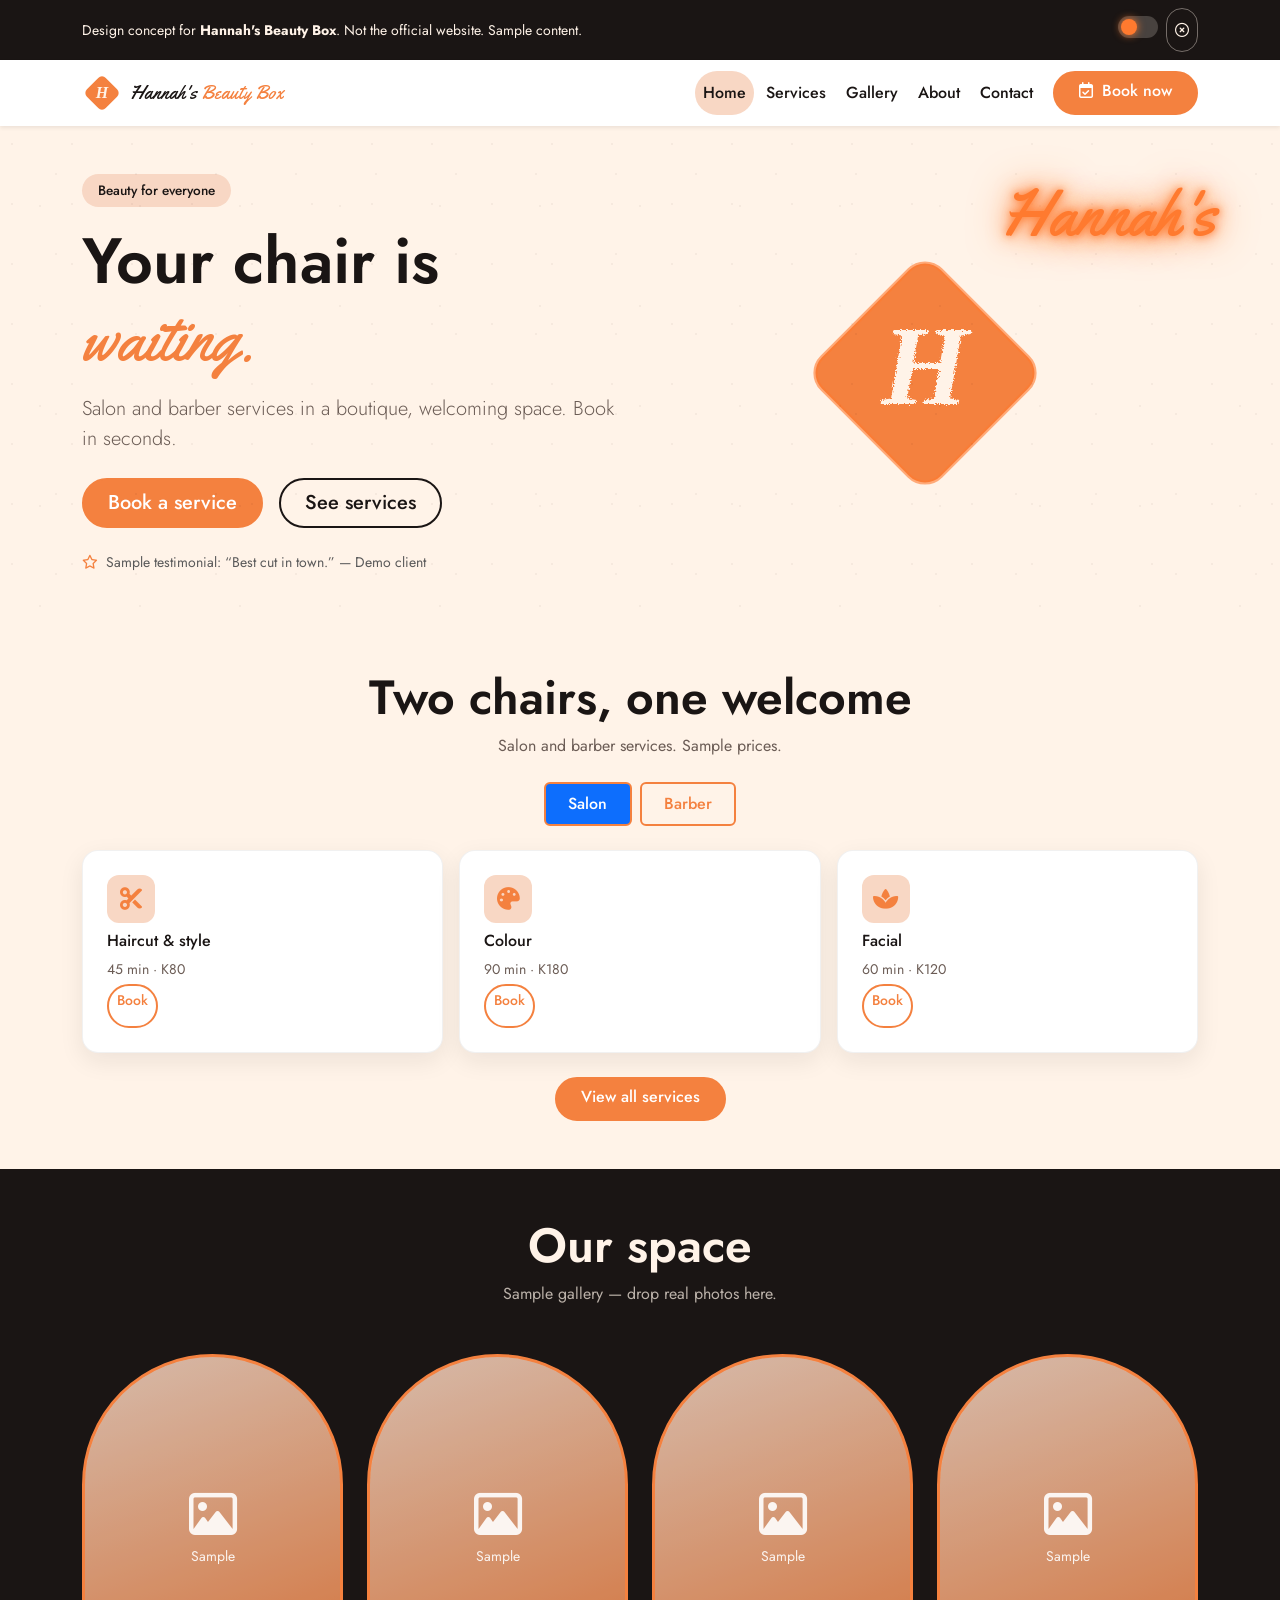
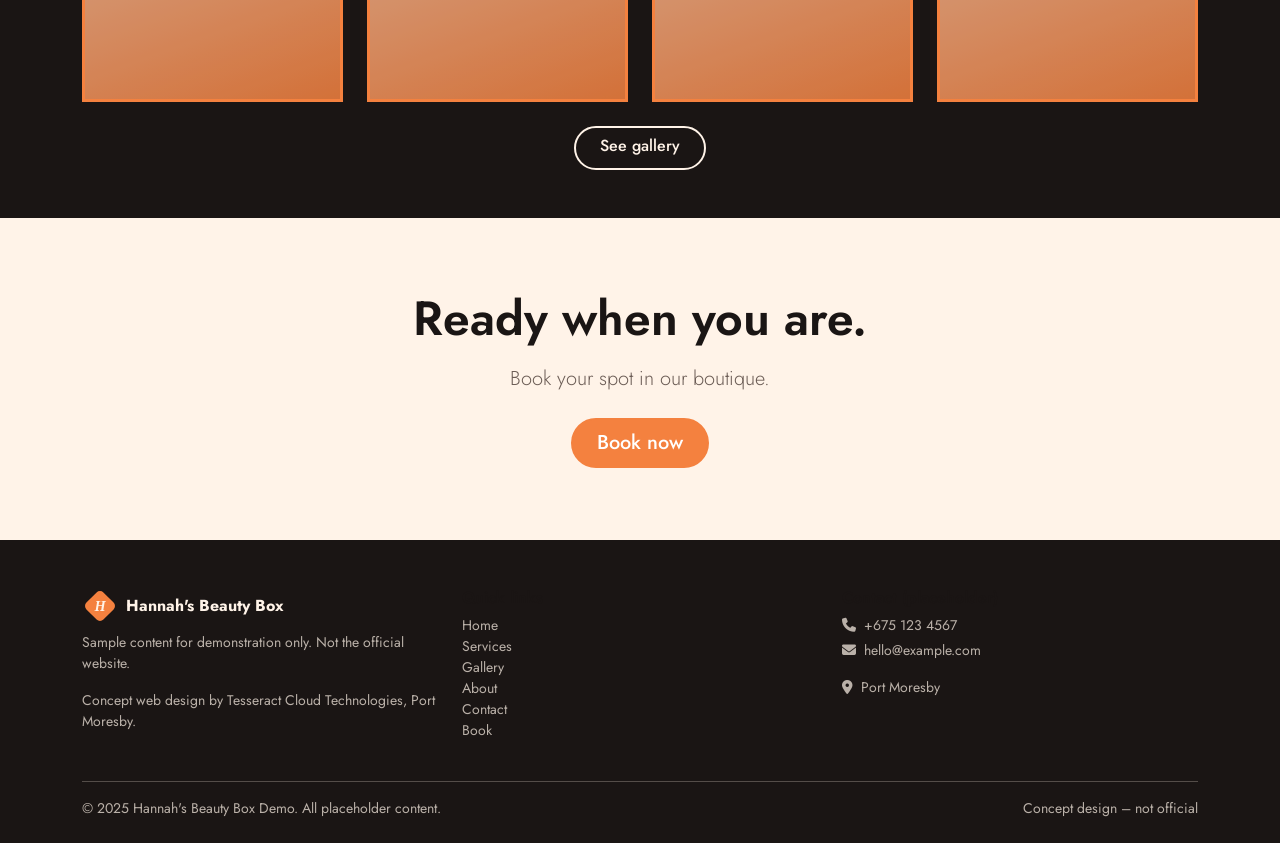
<file: index.html>
<!-- index.html -->
<!DOCTYPE html>
<html lang="en">
<head>
  <meta charset="UTF-8">
  <meta name="viewport" content="width=device-width, initial-scale=1.0">
  <title>Hannah's Beauty Box | Beauty for everyone</title>
  <meta name="description" content="Boutique beauty salon and barber shop. Book salon and barber services in a welcoming, modern space.">
  <meta property="og:title" content="Hannah's Beauty Box | Beauty for everyone">
  <meta property="og:description" content="Salon and barber services in a stylish, gender-neutral boutique.">
  <meta property="og:type" content="website">
  <meta property="og:url" content="https://example.com/hannahsbeautybox">
  <meta property="og:image" content="https://via.placeholder.com/1200x630?text=Hannah%27s+Beauty+Box">
  <link rel="icon" href="data:image/svg+xml,%3Csvg xmlns='http://www.w3.org/2000/svg' viewBox='0 0 100 100'%3E%3Crect width='100' height='100' rx='18' fill='%23F4813F'/%3E%3Ctext x='50' y='70' font-size='56' text-anchor='middle' fill='%23FFF3E8' font-family='Georgia,serif' font-style='italic' font-weight='bold'%3EH%3C/text%3E%3C/svg%3E">
  <link rel="preconnect" href="https://fonts.googleapis.com">
  <link rel="preconnect" href="https://fonts.gstatic.com" crossorigin>
  <link href="https://fonts.googleapis.com/css2?family=Yellowtail&family=Jost:wght@300;400;500;600;700&display=swap" rel="stylesheet">
  <link href="https://cdn.jsdelivr.net/npm/bootstrap@5.3.3/dist/css/bootstrap.min.css" rel="stylesheet">
  <link rel="stylesheet" href="https://cdnjs.cloudflare.com/ajax/libs/font-awesome/6.5.2/css/all.min.css">
  <link rel="stylesheet" href="style.css">
</head>
<body>
  <a class="skip-link" href="#main">Skip to content</a>

  <div class="demo-bar text-center py-2 px-3" id="demoBar">
    <div class="container d-flex align-items-center justify-content-between flex-wrap gap-2">
      <span class="small mb-0">Design concept for <strong>Hannah's Beauty Box</strong>. Not the official website. Sample content.</span>
      <div class="d-flex gap-2 align-items-center">
        <button class="neon-switch" id="neonSwitch" aria-label="Toggle neon sign and dark mode" aria-pressed="true" title="Toggle neon sign">
          <span class="neon-switch-track"><span class="neon-switch-thumb"></span></span>
        </button>
        <button class="btn btn-sm btn-outline-light rounded-pill" id="dismissDemoBar" aria-label="Dismiss demo bar"><i class="fa-regular fa-circle-xmark"></i></button>
      </div>
    </div>
  </div>

  <nav class="navbar navbar-expand-lg sticky-top shadow-sm" aria-label="Main navigation">
    <div class="container">
      <a class="navbar-brand d-flex align-items-center gap-2" href="index.html">
        <span class="brand-diamond" aria-hidden="true">
          <svg viewBox="0 0 60 60" width="40" height="40">
            <rect x="10" y="10" width="40" height="40" rx="8" transform="rotate(45 30 30)" fill="#F4813F"/>
            <text x="30" y="38" font-size="24" text-anchor="middle" fill="#FFF3E8" font-family="Georgia, serif" font-style="italic" font-weight="bold">H</text>
          </svg>
        </span>
        <span class="brand-text">Hannah's <span class="text-orange">Beauty Box</span></span>
      </a>
      <button class="navbar-toggler" type="button" data-bs-toggle="collapse" data-bs-target="#mainNav" aria-controls="mainNav" aria-expanded="false" aria-label="Toggle navigation">
        <span class="navbar-toggler-icon"></span>
      </button>
      <div class="collapse navbar-collapse" id="mainNav">
        <ul class="navbar-nav ms-auto mb-2 mb-lg-0 gap-lg-1 align-items-lg-center">
          <li class="nav-item"><a class="nav-link active" aria-current="page" href="index.html">Home</a></li>
          <li class="nav-item"><a class="nav-link" href="services.html">Services</a></li>
          <li class="nav-item"><a class="nav-link" href="gallery.html">Gallery</a></li>
          <li class="nav-item"><a class="nav-link" href="about.html">About</a></li>
          <li class="nav-item"><a class="nav-link" href="contact.html">Contact</a></li>
          <li class="nav-item ms-lg-2 mt-2 mt-lg-0">
            <a class="btn btn-orange rounded-pill px-4" href="book.html">
              <i class="fa-regular fa-calendar-check me-1"></i> Book now
            </a>
          </li>
        </ul>
      </div>
    </div>
  </nav>

  <main id="main">
    <!-- HERO -->
    <section class="hero position-relative overflow-hidden">
      <div class="neon-sign-wrap">
        <span class="neon-sign" id="neonSign">Hannah's</span>
      </div>
      <div class="container position-relative py-5">
        <div class="row align-items-center g-4">
          <div class="col-lg-6 text-center text-lg-start">
            <span class="badge-soft mb-3">Beauty for everyone</span>
            <h1 class="display-3 mb-3">Your chair is <span class="script-accent">waiting.</span></h1>
            <p class="lead mb-4 text-muted-soft">Salon and barber services in a boutique, welcoming space. Book in seconds.</p>
            <div class="d-flex flex-wrap gap-3 justify-content-center justify-content-lg-start">
              <a href="book.html" class="btn btn-orange btn-lg px-4 rounded-pill">Book a service</a>
              <a href="services.html" class="btn btn-outline-dark btn-lg px-4 rounded-pill">See services</a>
            </div>
            <p class="small text-muted mt-4 mb-0"><i class="fa-regular fa-star me-1 text-orange"></i> Sample testimonial: “Best cut in town.” — Demo client</p>
          </div>
          <div class="col-lg-6">
            <div class="diamond-stage">
              <div class="diamond-tile" aria-hidden="true">
                <svg viewBox="0 0 200 200" class="diamond-svg" role="img" aria-label="Hannah's Beauty Box diamond logo">
                  <defs>
                    <filter id="grain">
                      <feTurbulence type="fractalNoise" baseFrequency="0.9" numOctaves="2" result="noise"/>
                      <feDisplacementMap in="SourceGraphic" in2="noise" scale="4"/>
                    </filter>
                  </defs>
                  <rect x="40" y="40" width="120" height="120" rx="16" transform="rotate(45 100 100)" fill="#F4813F"/>
                  <rect x="40" y="40" width="120" height="120" rx="16" transform="rotate(45 100 100)" fill="none" stroke="#FF7A2F" stroke-width="3" opacity="0.6"/>
                  <text x="100" y="122" font-size="80" text-anchor="middle" fill="#FFF3E8" font-family="Georgia, serif" font-style="italic" font-weight="bold" filter="url(#grain)">H</text>
                </svg>
              </div>
            </div>
          </div>
        </div>
      </div>
      <div class="speckle-texture" aria-hidden="true"></div>
    </section>

    <!-- DUAL SERVICE TABS PREVIEW -->
    <section class="py-5 section-cream">
      <div class="container">
        <div class="text-center mb-4">
          <h2 class="display-5">Two chairs, one welcome</h2>
          <p class="text-muted-soft">Salon and barber services. Sample prices.</p>
        </div>
        <ul class="nav nav-pills justify-content-center gap-2 mb-4" role="tablist">
          <li class="nav-item" role="presentation">
            <button class="nav-link active btn-pill" data-bs-toggle="pill" data-bs-target="#tabSalon" type="button" role="tab" aria-selected="true">Salon</button>
          </li>
          <li class="nav-item" role="presentation">
            <button class="nav-link btn-pill" data-bs-toggle="pill" data-bs-target="#tabBarber" type="button" role="tab" aria-selected="false">Barber</button>
          </li>
        </ul>
        <div class="tab-content">
          <div class="tab-pane fade show active" id="tabSalon" role="tabpanel">
            <div class="row g-3">
              <div class="col-md-4">
                <div class="service-card p-4 h-100">
                  <div class="service-icon mb-2"><i class="fa-solid fa-scissors"></i></div>
                  <h3 class="h6">Haircut & style</h3>
                  <p class="small text-muted-soft mb-1">45 min · K80</p>
                  <a href="book.html?service=Haircut%20%26%20style" class="btn btn-sm btn-outline-orange rounded-pill">Book</a>
                </div>
              </div>
              <div class="col-md-4">
                <div class="service-card p-4 h-100">
                  <div class="service-icon mb-2"><i class="fa-solid fa-palette"></i></div>
                  <h3 class="h6">Colour</h3>
                  <p class="small text-muted-soft mb-1">90 min · K180</p>
                  <a href="book.html?service=Colour" class="btn btn-sm btn-outline-orange rounded-pill">Book</a>
                </div>
              </div>
              <div class="col-md-4">
                <div class="service-card p-4 h-100">
                  <div class="service-icon mb-2"><i class="fa-solid fa-spa"></i></div>
                  <h3 class="h6">Facial</h3>
                  <p class="small text-muted-soft mb-1">60 min · K120</p>
                  <a href="book.html?service=Facial" class="btn btn-sm btn-outline-orange rounded-pill">Book</a>
                </div>
              </div>
            </div>
          </div>
          <div class="tab-pane fade" id="tabBarber" role="tabpanel">
            <div class="row g-3">
              <div class="col-md-4">
                <div class="service-card p-4 h-100">
                  <div class="service-icon mb-2"><i class="fa-solid fa-scissors"></i></div>
                  <h3 class="h6">Barber cut</h3>
                  <p class="small text-muted-soft mb-1">30 min · K50</p>
                  <a href="book.html?service=Barber%20cut" class="btn btn-sm btn-outline-orange rounded-pill">Book</a>
                </div>
              </div>
              <div class="col-md-4">
                <div class="service-card p-4 h-100">
                  <div class="service-icon mb-2"><i class="fa-solid fa-brush"></i></div>
                  <h3 class="h6">Beard trim</h3>
                  <p class="small text-muted-soft mb-1">20 min · K35</p>
                  <a href="book.html?service=Beard%20trim" class="btn btn-sm btn-outline-orange rounded-pill">Book</a>
                </div>
              </div>
              <div class="col-md-4">
                <div class="service-card p-4 h-100">
                  <div class="service-icon mb-2"><i class="fa-solid fa-hot-tub-person"></i></div>
                  <h3 class="h6">Hot towel shave</h3>
                  <p class="small text-muted-soft mb-1">30 min · K60</p>
                  <a href="book.html?service=Hot%20towel%20shave" class="btn btn-sm btn-outline-orange rounded-pill">Book</a>
                </div>
              </div>
            </div>
          </div>
        </div>
        <div class="text-center mt-4">
          <a href="services.html" class="btn btn-orange rounded-pill px-4">View all services</a>
        </div>
      </div>
    </section>

    <!-- ARCH GALLERY PREVIEW -->
    <section class="py-5 section-espresso">
      <div class="container">
        <div class="text-center mb-5">
          <h2 class="display-5 text-cream">Our space</h2>
          <p class="text-cream-muted">Sample gallery — drop real photos here.</p>
        </div>
        <div class="row g-4 arch-grid">
          <div class="col-6 col-md-3">
            <div class="arch-frame">
              <div class="arch-inner">
                <i class="fa-regular fa-image fa-3x"></i>
                <span class="small">Sample</span>
              </div>
            </div>
          </div>
          <div class="col-6 col-md-3">
            <div class="arch-frame">
              <div class="arch-inner">
                <i class="fa-regular fa-image fa-3x"></i>
                <span class="small">Sample</span>
              </div>
            </div>
          </div>
          <div class="col-6 col-md-3">
            <div class="arch-frame">
              <div class="arch-inner">
                <i class="fa-regular fa-image fa-3x"></i>
                <span class="small">Sample</span>
              </div>
            </div>
          </div>
          <div class="col-6 col-md-3">
            <div class="arch-frame">
              <div class="arch-inner">
                <i class="fa-regular fa-image fa-3x"></i>
                <span class="small">Sample</span>
              </div>
            </div>
          </div>
        </div>
        <div class="text-center mt-4">
          <a href="gallery.html" class="btn btn-outline-cream rounded-pill px-4">See gallery</a>
        </div>
      </div>
    </section>

    <!-- CTA -->
    <section class="py-5 section-cream text-center">
      <div class="container py-4">
        <h2 class="display-5 mb-3">Ready when you are.</h2>
        <p class="lead text-muted-soft mb-4">Book your spot in our boutique.</p>
        <a href="book.html" class="btn btn-orange btn-lg px-4 rounded-pill">Book now</a>
      </div>
    </section>
  </main>

  <footer class="footer section-espresso text-cream pt-5 pb-4">
    <div class="container">
      <div class="row g-4">
        <div class="col-md-4">
          <div class="d-flex align-items-center gap-2 mb-2">
            <svg viewBox="0 0 60 60" width="36" height="36"><rect x="10" y="10" width="40" height="40" rx="8" transform="rotate(45 30 30)" fill="#F4813F"/><text x="30" y="38" font-size="24" text-anchor="middle" fill="#FFF3E8" font-family="Georgia, serif" font-style="italic" font-weight="bold">H</text></svg>
            <span class="fw-bold">Hannah's Beauty Box</span>
          </div>
          <p class="small text-cream-muted">Sample content for demonstration only. Not the official website.</p>
          <p class="small text-cream-muted">Concept web design by Tesseract Cloud Technologies, Port Moresby.</p>
        </div>
        <div class="col-md-4">
          <h6 class="fw-semibold">Quick links</h6>
          <ul class="list-unstyled small">
            <li><a href="index.html" class="text-cream-muted text-decoration-none">Home</a></li>
            <li><a href="services.html" class="text-cream-muted text-decoration-none">Services</a></li>
            <li><a href="gallery.html" class="text-cream-muted text-decoration-none">Gallery</a></li>
            <li><a href="about.html" class="text-cream-muted text-decoration-none">About</a></li>
            <li><a href="contact.html" class="text-cream-muted text-decoration-none">Contact</a></li>
            <li><a href="book.html" class="text-cream-muted text-decoration-none">Book</a></li>
          </ul>
        </div>
        <div class="col-md-4">
          <h6 class="fw-semibold">Contact (placeholder)</h6>
          <p class="small text-cream-muted mb-1"><i class="fa-solid fa-phone me-2"></i>+675 123 4567</p>
          <p class="small text-cream-muted"><i class="fa-solid fa-envelope me-2"></i>hello@example.com</p>
          <p class="small text-cream-muted"><i class="fa-solid fa-location-dot me-2"></i>Port Moresby</p>
        </div>
      </div>
      <hr class="border-cream opacity-25 mt-4">
      <div class="d-flex flex-wrap justify-content-between align-items-center small text-cream-muted">
        <span>© 2025 Hannah's Beauty Box Demo. All placeholder content.</span>
        <span>Concept design – not official</span>
      </div>
    </div>
  </footer>

  <div class="mobile-action-bar d-block d-sm-none fixed-bottom bg-cream border-top shadow-sm py-2">
    <div class="container d-flex justify-content-around">
      <a href="book.html" class="btn btn-orange rounded-pill px-3 py-2" aria-label="Book a service"><i class="fa-regular fa-calendar-check me-1"></i> Book</a>
      <a href="https://wa.me/67512345678?text=Hello%20Hannah%27s%20Beauty%20Box%20demo" class="btn btn-success rounded-pill px-3 py-2" aria-label="WhatsApp us"><i class="fa-brands fa-whatsapp me-1"></i> WhatsApp</a>
    </div>
  </div>

  <script src="https://cdn.jsdelivr.net/npm/bootstrap@5.3.3/dist/js/bootstrap.bundle.min.js"></script>
  <script src="main.js"></script>
</body>
</html>
</file>
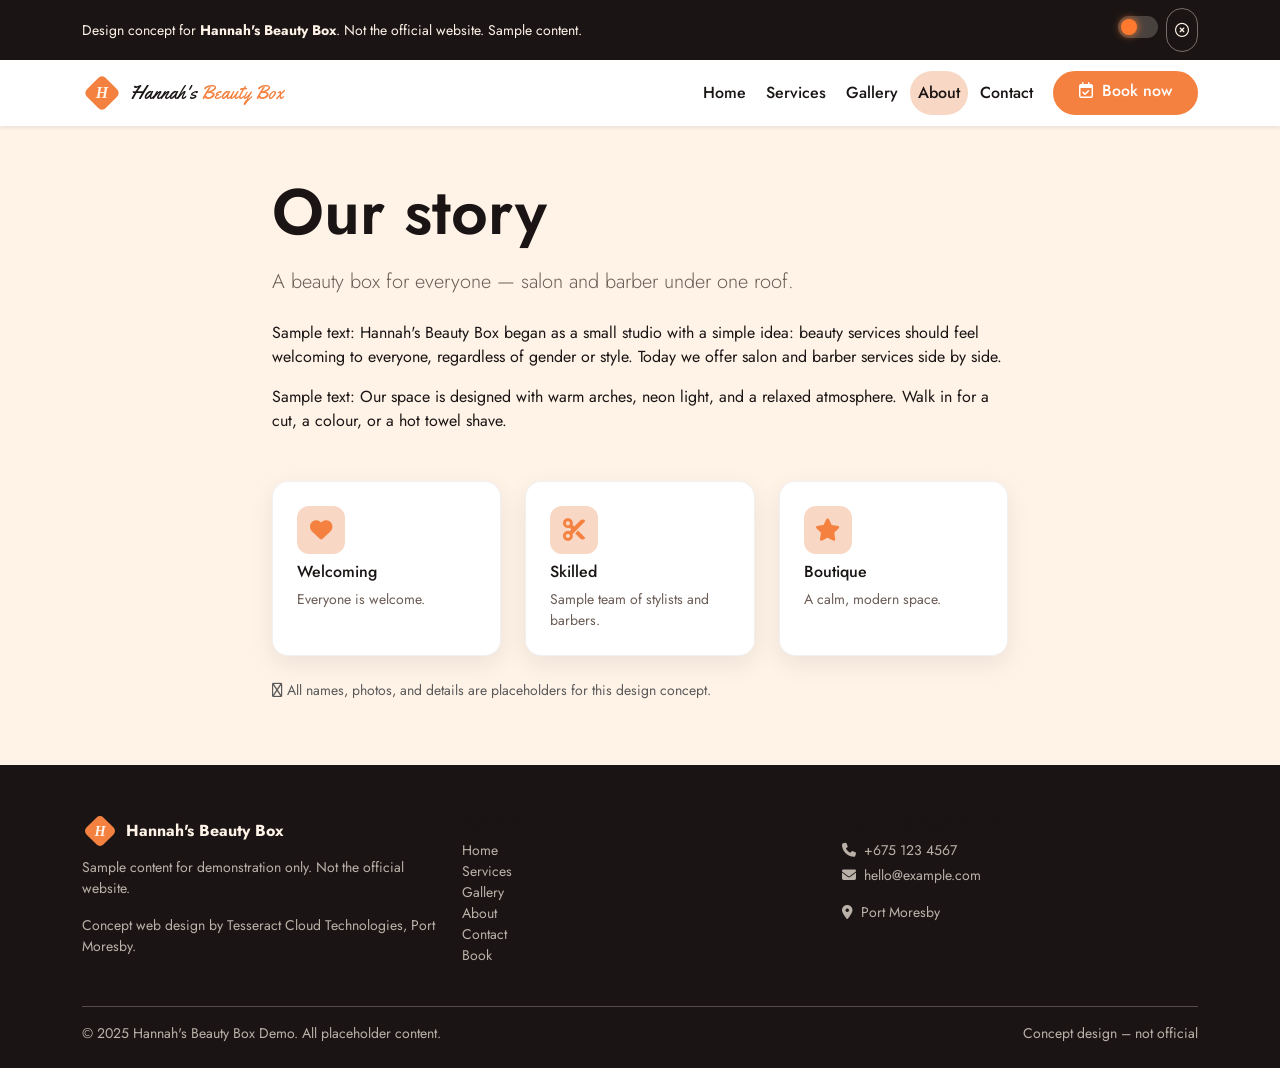
<file: about.html>
<!-- about.html -->
<!DOCTYPE html>
<html lang="en">
<head>
  <meta charset="UTF-8">
  <meta name="viewport" content="width=device-width, initial-scale=1.0">
  <title>About | Hannah's Beauty Box</title>
  <meta name="description" content="About Hannah's Beauty Box — a welcoming, gender-neutral beauty salon and barber shop. Sample content.">
  <meta property="og:title" content="About – Hannah's Beauty Box">
  <meta property="og:description" content="Our story and values. Sample content.">
  <meta property="og:type" content="website">
  <meta property="og:url" content="https://example.com/hannahsbeautybox/about">
  <meta property="og:image" content="https://via.placeholder.com/1200x630?text=About">
  <link rel="icon" href="data:image/svg+xml,%3Csvg xmlns='http://www.w3.org/2000/svg' viewBox='0 0 100 100'%3E%3Crect width='100' height='100' rx='18' fill='%23F4813F'/%3E%3Ctext x='50' y='70' font-size='56' text-anchor='middle' fill='%23FFF3E8' font-family='Georgia,serif' font-style='italic' font-weight='bold'%3EH%3C/text%3E%3C/svg%3E">
  <link rel="preconnect" href="https://fonts.googleapis.com">
  <link rel="preconnect" href="https://fonts.gstatic.com" crossorigin>
  <link href="https://fonts.googleapis.com/css2?family=Yellowtail&family=Jost:wght@300;400;500;600;700&display=swap" rel="stylesheet">
  <link href="https://cdn.jsdelivr.net/npm/bootstrap@5.3.3/dist/css/bootstrap.min.css" rel="stylesheet">
  <link rel="stylesheet" href="https://cdnjs.cloudflare.com/ajax/libs/font-awesome/6.5.2/css/all.min.css">
  <link rel="stylesheet" href="style.css">
</head>
<body>
  <a class="skip-link" href="#main">Skip to content</a>

  <div class="demo-bar text-center py-2 px-3" id="demoBar">
    <div class="container d-flex align-items-center justify-content-between flex-wrap gap-2">
      <span class="small mb-0">Design concept for <strong>Hannah's Beauty Box</strong>. Not the official website. Sample content.</span>
      <div class="d-flex gap-2 align-items-center">
        <button class="neon-switch" id="neonSwitch" aria-label="Toggle neon sign and dark mode" aria-pressed="true" title="Toggle neon sign">
          <span class="neon-switch-track"><span class="neon-switch-thumb"></span></span>
        </button>
        <button class="btn btn-sm btn-outline-light rounded-pill" id="dismissDemoBar" aria-label="Dismiss demo bar"><i class="fa-regular fa-circle-xmark"></i></button>
      </div>
    </div>
  </div>

  <nav class="navbar navbar-expand-lg sticky-top shadow-sm" aria-label="Main navigation">
    <div class="container">
      <a class="navbar-brand d-flex align-items-center gap-2" href="index.html">
        <span class="brand-diamond" aria-hidden="true"><svg viewBox="0 0 60 60" width="40" height="40"><rect x="10" y="10" width="40" height="40" rx="8" transform="rotate(45 30 30)" fill="#F4813F"/><text x="30" y="38" font-size="24" text-anchor="middle" fill="#FFF3E8" font-family="Georgia, serif" font-style="italic" font-weight="bold">H</text></svg></span>
        <span class="brand-text">Hannah's <span class="text-orange">Beauty Box</span></span>
      </a>
      <button class="navbar-toggler" type="button" data-bs-toggle="collapse" data-bs-target="#mainNav" aria-controls="mainNav" aria-expanded="false" aria-label="Toggle navigation"><span class="navbar-toggler-icon"></span></button>
      <div class="collapse navbar-collapse" id="mainNav">
        <ul class="navbar-nav ms-auto mb-2 mb-lg-0 gap-lg-1 align-items-lg-center">
          <li class="nav-item"><a class="nav-link" href="index.html">Home</a></li>
          <li class="nav-item"><a class="nav-link" href="services.html">Services</a></li>
          <li class="nav-item"><a class="nav-link" href="gallery.html">Gallery</a></li>
          <li class="nav-item"><a class="nav-link active" aria-current="page" href="about.html">About</a></li>
          <li class="nav-item"><a class="nav-link" href="contact.html">Contact</a></li>
          <li class="nav-item ms-lg-2 mt-2 mt-lg-0"><a class="btn btn-orange rounded-pill px-4" href="book.html"><i class="fa-regular fa-calendar-check me-1"></i> Book now</a></li>
        </ul>
      </div>
    </div>
  </nav>

  <main id="main">
    <section class="py-5 section-cream">
      <div class="container">
        <div class="row justify-content-center">
          <div class="col-lg-8">
            <h1 class="display-3 mb-3">Our story</h1>
            <p class="lead text-muted-soft mb-4">A beauty box for everyone — salon and barber under one roof.</p>
            <p>Sample text: Hannah's Beauty Box began as a small studio with a simple idea: beauty services should feel welcoming to everyone, regardless of gender or style. Today we offer salon and barber services side by side.</p>
            <p>Sample text: Our space is designed with warm arches, neon light, and a relaxed atmosphere. Walk in for a cut, a colour, or a hot towel shave.</p>
            <div class="about-values row g-4 mt-4">
              <div class="col-md-4">
                <div class="value-card p-4 h-100">
                  <div class="service-icon mb-2"><i class="fa-solid fa-heart"></i></div>
                  <h2 class="h6">Welcoming</h2>
                  <p class="small text-muted-soft mb-0">Everyone is welcome.</p>
                </div>
              </div>
              <div class="col-md-4">
                <div class="value-card p-4 h-100">
                  <div class="service-icon mb-2"><i class="fa-solid fa-scissors"></i></div>
                  <h2 class="h6">Skilled</h2>
                  <p class="small text-muted-soft mb-0">Sample team of stylists and barbers.</p>
                </div>
              </div>
              <div class="col-md-4">
                <div class="value-card p-4 h-100">
                  <div class="service-icon mb-2"><i class="fa-solid fa-star"></i></div>
                  <h2 class="h6">Boutique</h2>
                  <p class="small text-muted-soft mb-0">A calm, modern space.</p>
                </div>
              </div>
            </div>
            <p class="small text-muted mt-4"><i class="fa-regular fa-circle-info"></i> All names, photos, and details are placeholders for this design concept.</p>
          </div>
        </div>
      </div>
    </section>
  </main>

  <footer class="footer section-espresso text-cream pt-5 pb-4">
    <div class="container">
      <div class="row g-4">
        <div class="col-md-4">
          <div class="d-flex align-items-center gap-2 mb-2">
            <svg viewBox="0 0 60 60" width="36" height="36"><rect x="10" y="10" width="40" height="40" rx="8" transform="rotate(45 30 30)" fill="#F4813F"/><text x="30" y="38" font-size="24" text-anchor="middle" fill="#FFF3E8" font-family="Georgia, serif" font-style="italic" font-weight="bold">H</text></svg>
            <span class="fw-bold">Hannah's Beauty Box</span>
          </div>
          <p class="small text-cream-muted">Sample content for demonstration only. Not the official website.</p>
          <p class="small text-cream-muted">Concept web design by Tesseract Cloud Technologies, Port Moresby.</p>
        </div>
        <div class="col-md-4">
          <h6 class="fw-semibold">Quick links</h6>
          <ul class="list-unstyled small">
            <li><a href="index.html" class="text-cream-muted text-decoration-none">Home</a></li>
            <li><a href="services.html" class="text-cream-muted text-decoration-none">Services</a></li>
            <li><a href="gallery.html" class="text-cream-muted text-decoration-none">Gallery</a></li>
            <li><a href="about.html" class="text-cream-muted text-decoration-none">About</a></li>
            <li><a href="contact.html" class="text-cream-muted text-decoration-none">Contact</a></li>
            <li><a href="book.html" class="text-cream-muted text-decoration-none">Book</a></li>
          </ul>
        </div>
        <div class="col-md-4">
          <h6 class="fw-semibold">Contact (placeholder)</h6>
          <p class="small text-cream-muted mb-1"><i class="fa-solid fa-phone me-2"></i>+675 123 4567</p>
          <p class="small text-cream-muted"><i class="fa-solid fa-envelope me-2"></i>hello@example.com</p>
          <p class="small text-cream-muted"><i class="fa-solid fa-location-dot me-2"></i>Port Moresby</p>
        </div>
      </div>
      <hr class="border-cream opacity-25 mt-4">
      <div class="d-flex flex-wrap justify-content-between align-items-center small text-cream-muted">
        <span>© 2025 Hannah's Beauty Box Demo. All placeholder content.</span>
        <span>Concept design – not official</span>
      </div>
    </div>
  </footer>

  <div class="mobile-action-bar d-block d-sm-none fixed-bottom bg-cream border-top shadow-sm py-2">
    <div class="container d-flex justify-content-around">
      <a href="book.html" class="btn btn-orange rounded-pill px-3 py-2" aria-label="Book a service"><i class="fa-regular fa-calendar-check me-1"></i> Book</a>
      <a href="https://wa.me/67512345678?text=Hello%20Hannah%27s%20Beauty%20Box%20demo" class="btn btn-success rounded-pill px-3 py-2" aria-label="WhatsApp us"><i class="fa-brands fa-whatsapp me-1"></i> WhatsApp</a>
    </div>
  </div>

  <script src="https://cdn.jsdelivr.net/npm/bootstrap@5.3.3/dist/js/bootstrap.bundle.min.js"></script>
  <script src="main.js"></script>
</body>
</html>
</file>
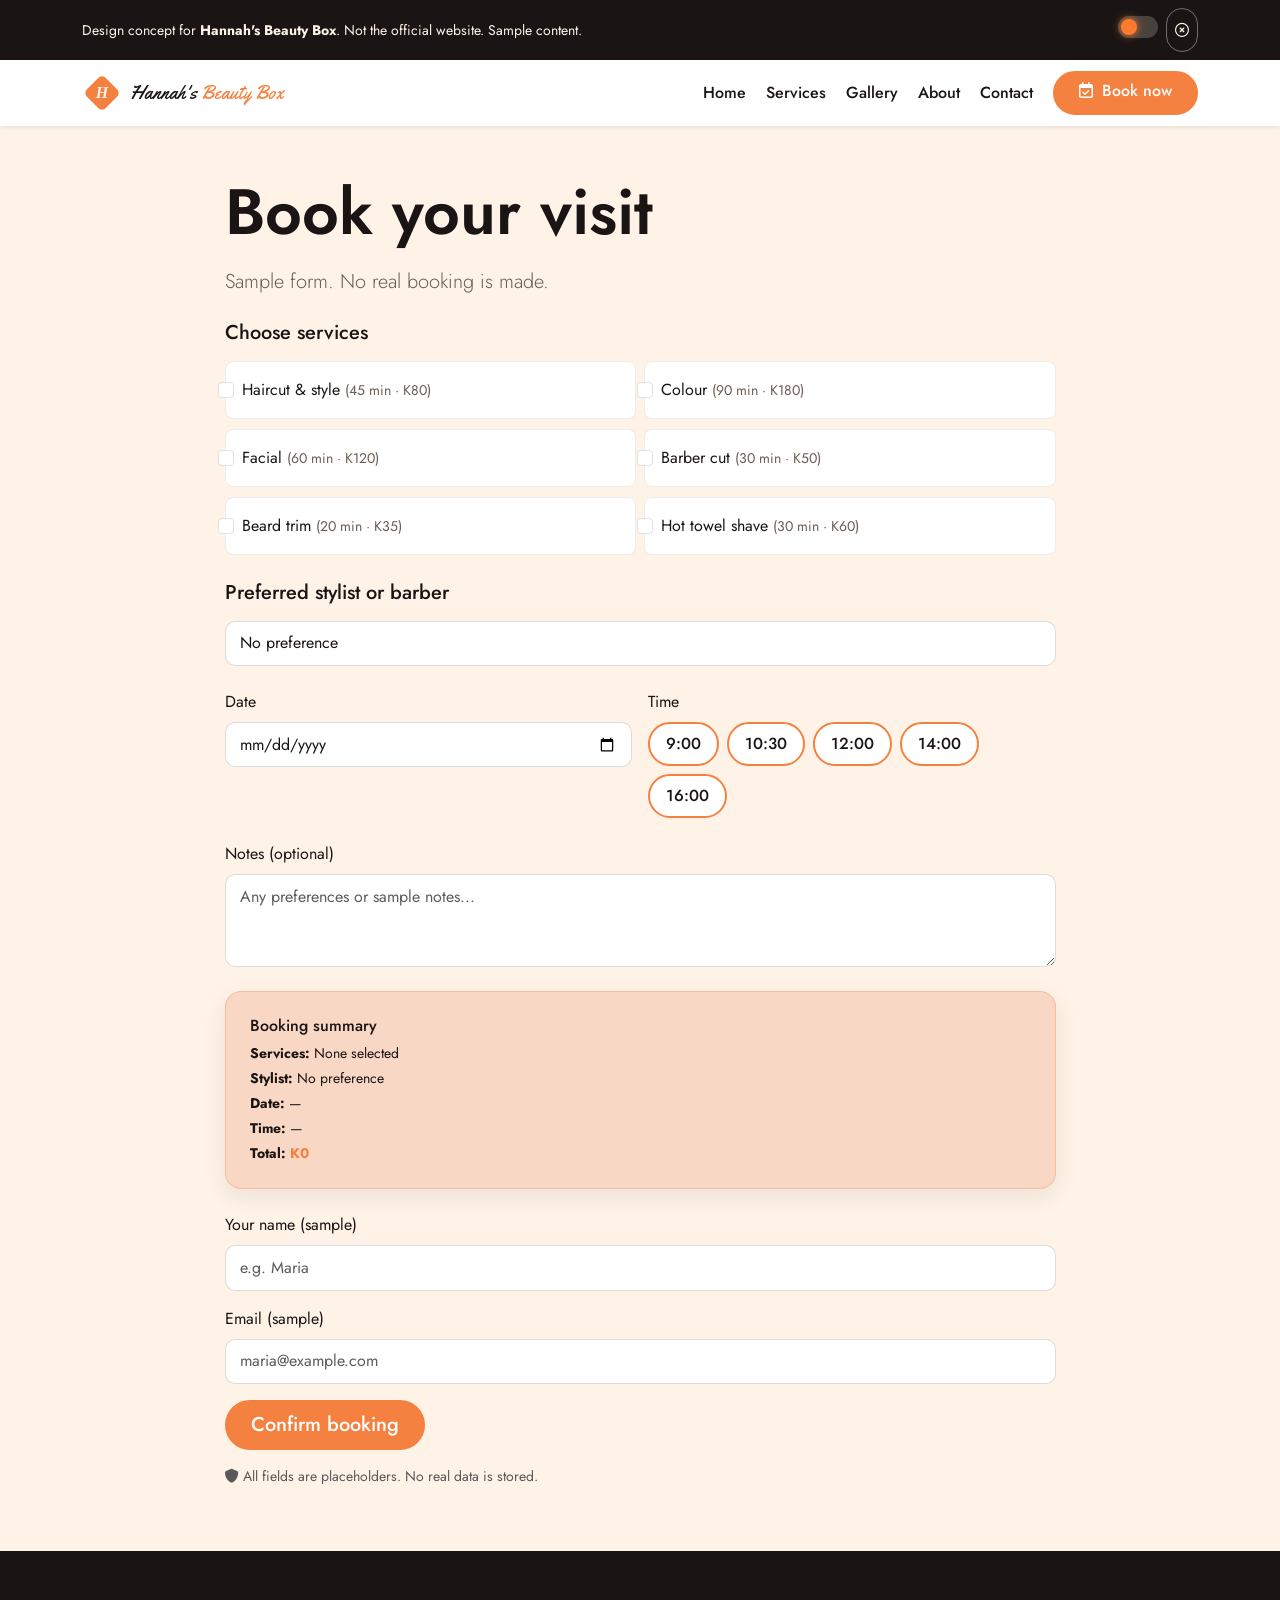
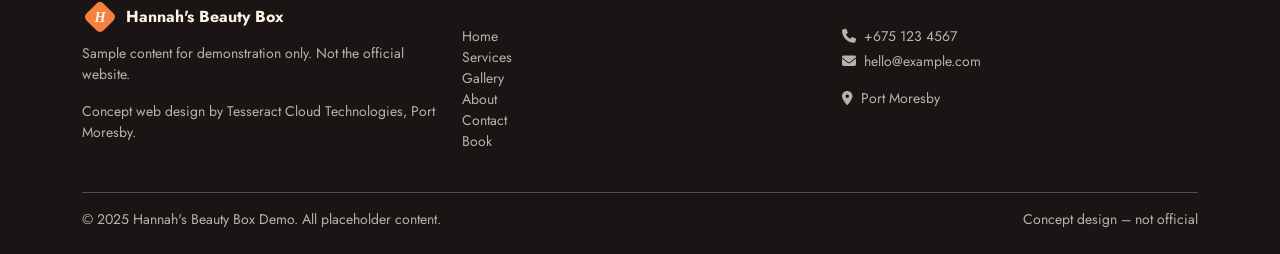
<file: book.html>
<!-- book.html -->
<!DOCTYPE html>
<html lang="en">
<head>
  <meta charset="UTF-8">
  <meta name="viewport" content="width=device-width, initial-scale=1.0">
  <title>Book | Hannah's Beauty Box</title>
  <meta name="description" content="Book salon or barber services. Multi-select services, choose a stylist or barber, and see a summary. Sample form.">
  <meta property="og:title" content="Book – Hannah's Beauty Box">
  <meta property="og:description" content="Multi-select booking form with summary and success state.">
  <meta property="og:type" content="website">
  <meta property="og:url" content="https://example.com/hannahsbeautybox/book">
  <meta property="og:image" content="https://via.placeholder.com/1200x630?text=Book">
  <link rel="icon" href="data:image/svg+xml,%3Csvg xmlns='http://www.w3.org/2000/svg' viewBox='0 0 100 100'%3E%3Crect width='100' height='100' rx='18' fill='%23F4813F'/%3E%3Ctext x='50' y='70' font-size='56' text-anchor='middle' fill='%23FFF3E8' font-family='Georgia,serif' font-style='italic' font-weight='bold'%3EH%3C/text%3E%3C/svg%3E">
  <link rel="preconnect" href="https://fonts.googleapis.com">
  <link rel="preconnect" href="https://fonts.gstatic.com" crossorigin>
  <link href="https://fonts.googleapis.com/css2?family=Yellowtail&family=Jost:wght@300;400;500;600;700&display=swap" rel="stylesheet">
  <link href="https://cdn.jsdelivr.net/npm/bootstrap@5.3.3/dist/css/bootstrap.min.css" rel="stylesheet">
  <link rel="stylesheet" href="https://cdnjs.cloudflare.com/ajax/libs/font-awesome/6.5.2/css/all.min.css">
  <link rel="stylesheet" href="style.css">
</head>
<body>
  <a class="skip-link" href="#main">Skip to content</a>

  <div class="demo-bar text-center py-2 px-3" id="demoBar">
    <div class="container d-flex align-items-center justify-content-between flex-wrap gap-2">
      <span class="small mb-0">Design concept for <strong>Hannah's Beauty Box</strong>. Not the official website. Sample content.</span>
      <div class="d-flex gap-2 align-items-center">
        <button class="neon-switch" id="neonSwitch" aria-label="Toggle neon sign and dark mode" aria-pressed="true" title="Toggle neon sign">
          <span class="neon-switch-track"><span class="neon-switch-thumb"></span></span>
        </button>
        <button class="btn btn-sm btn-outline-light rounded-pill" id="dismissDemoBar" aria-label="Dismiss demo bar"><i class="fa-regular fa-circle-xmark"></i></button>
      </div>
    </div>
  </div>

  <nav class="navbar navbar-expand-lg sticky-top shadow-sm" aria-label="Main navigation">
    <div class="container">
      <a class="navbar-brand d-flex align-items-center gap-2" href="index.html">
        <span class="brand-diamond" aria-hidden="true"><svg viewBox="0 0 60 60" width="40" height="40"><rect x="10" y="10" width="40" height="40" rx="8" transform="rotate(45 30 30)" fill="#F4813F"/><text x="30" y="38" font-size="24" text-anchor="middle" fill="#FFF3E8" font-family="Georgia, serif" font-style="italic" font-weight="bold">H</text></svg></span>
        <span class="brand-text">Hannah's <span class="text-orange">Beauty Box</span></span>
      </a>
      <button class="navbar-toggler" type="button" data-bs-toggle="collapse" data-bs-target="#mainNav" aria-controls="mainNav" aria-expanded="false" aria-label="Toggle navigation"><span class="navbar-toggler-icon"></span></button>
      <div class="collapse navbar-collapse" id="mainNav">
        <ul class="navbar-nav ms-auto mb-2 mb-lg-0 gap-lg-1 align-items-lg-center">
          <li class="nav-item"><a class="nav-link" href="index.html">Home</a></li>
          <li class="nav-item"><a class="nav-link" href="services.html">Services</a></li>
          <li class="nav-item"><a class="nav-link" href="gallery.html">Gallery</a></li>
          <li class="nav-item"><a class="nav-link" href="about.html">About</a></li>
          <li class="nav-item"><a class="nav-link" href="contact.html">Contact</a></li>
          <li class="nav-item ms-lg-2 mt-2 mt-lg-0"><a class="btn btn-orange rounded-pill px-4" href="book.html"><i class="fa-regular fa-calendar-check me-1"></i> Book now</a></li>
        </ul>
      </div>
    </div>
  </nav>

  <main id="main">
    <section class="py-5 section-cream">
      <div class="container">
        <div class="row justify-content-center">
          <div class="col-lg-9">
            <h1 class="display-3 mb-3">Book your visit</h1>
            <p class="lead text-muted-soft mb-4">Sample form. No real booking is made.</p>

            <form id="bookingForm" novalidate>
              <h2 class="h5 mb-3">Choose services</h2>
              <div class="row g-2 mb-4">
                <div class="col-md-6">
                  <div class="form-check service-check p-3 rounded-3">
                    <input class="form-check-input" type="checkbox" id="svcHaircut" value="Haircut & style" data-price="80">
                    <label class="form-check-label" for="svcHaircut">Haircut & style <span class="text-muted-soft small">(45 min · K80)</span></label>
                  </div>
                </div>
                <div class="col-md-6">
                  <div class="form-check service-check p-3 rounded-3">
                    <input class="form-check-input" type="checkbox" id="svcColour" value="Colour" data-price="180">
                    <label class="form-check-label" for="svcColour">Colour <span class="text-muted-soft small">(90 min · K180)</span></label>
                  </div>
                </div>
                <div class="col-md-6">
                  <div class="form-check service-check p-3 rounded-3">
                    <input class="form-check-input" type="checkbox" id="svcFacial" value="Facial" data-price="120">
                    <label class="form-check-label" for="svcFacial">Facial <span class="text-muted-soft small">(60 min · K120)</span></label>
                  </div>
                </div>
                <div class="col-md-6">
                  <div class="form-check service-check p-3 rounded-3">
                    <input class="form-check-input" type="checkbox" id="svcBarber" value="Barber cut" data-price="50">
                    <label class="form-check-label" for="svcBarber">Barber cut <span class="text-muted-soft small">(30 min · K50)</span></label>
                  </div>
                </div>
                <div class="col-md-6">
                  <div class="form-check service-check p-3 rounded-3">
                    <input class="form-check-input" type="checkbox" id="svcBeard" value="Beard trim" data-price="35">
                    <label class="form-check-label" for="svcBeard">Beard trim <span class="text-muted-soft small">(20 min · K35)</span></label>
                  </div>
                </div>
                <div class="col-md-6">
                  <div class="form-check service-check p-3 rounded-3">
                    <input class="form-check-input" type="checkbox" id="svcShave" value="Hot towel shave" data-price="60">
                    <label class="form-check-label" for="svcShave">Hot towel shave <span class="text-muted-soft small">(30 min · K60)</span></label>
                  </div>
                </div>
              </div>

              <h2 class="h5 mb-3">Preferred stylist or barber</h2>
              <select class="form-select mb-4" id="stylistSelect" aria-label="Choose a stylist or barber">
                <option value="">No preference</option>
                <option value="Hannah">Hannah</option>
                <option value="Alex">Alex</option>
                <option value="Sam">Sam</option>
                <option value="Jordan">Jordan</option>
              </select>

              <div class="row g-3 mb-4">
                <div class="col-md-6">
                  <label for="bookingDate" class="form-label">Date</label>
                  <input type="date" class="form-control" id="bookingDate" required>
                </div>
                <div class="col-md-6">
                  <label class="form-label">Time</label>
                  <div class="d-flex flex-wrap gap-2" id="timeChips">
                    <button type="button" class="btn time-chip" data-time="9:00">9:00</button>
                    <button type="button" class="btn time-chip" data-time="10:30">10:30</button>
                    <button type="button" class="btn time-chip" data-time="12:00">12:00</button>
                    <button type="button" class="btn time-chip" data-time="14:00">14:00</button>
                    <button type="button" class="btn time-chip" data-time="16:00">16:00</button>
                  </div>
                </div>
              </div>

              <div class="mb-4">
                <label for="bookingNotes" class="form-label">Notes (optional)</label>
                <textarea class="form-control" id="bookingNotes" rows="3" placeholder="Any preferences or sample notes..."></textarea>
              </div>

              <!-- Summary card -->
              <div class="summary-card p-4 rounded-4 mb-4" id="summaryCard">
                <h2 class="h6 mb-2">Booking summary</h2>
                <p class="mb-1 small"><strong>Services:</strong> <span id="summaryServices">None selected</span></p>
                <p class="mb-1 small"><strong>Stylist:</strong> <span id="summaryStylist">No preference</span></p>
                <p class="mb-1 small"><strong>Date:</strong> <span id="summaryDate">—</span></p>
                <p class="mb-1 small"><strong>Time:</strong> <span id="summaryTime">—</span></p>
                <p class="mb-0 small"><strong>Total:</strong> <span id="summaryTotal" class="text-orange fw-bold">K0</span></p>
              </div>

              <div class="mb-3">
                <label for="bookName" class="form-label">Your name (sample)</label>
                <input type="text" class="form-control" id="bookName" placeholder="e.g. Maria" required>
              </div>
              <div class="mb-3">
                <label for="bookEmail" class="form-label">Email (sample)</label>
                <input type="email" class="form-control" id="bookEmail" placeholder="maria@example.com" required>
              </div>

              <button type="submit" class="btn btn-orange btn-lg rounded-pill px-4">Confirm booking</button>
            </form>

            <div id="bookingSuccess" class="alert alert-success mt-4 d-none" role="alert">
              <i class="fa-regular fa-circle-check me-2"></i> Thank you! Your sample booking was received.
              <a id="bookingWhatsapp" href="#" target="_blank" rel="noopener" class="btn btn-success btn-sm rounded-pill mt-2 d-block">
                <i class="fa-brands fa-whatsapp me-1"></i> Continue on WhatsApp
              </a>
            </div>
            <p class="small text-muted mt-3"><i class="fa-solid fa-shield"></i> All fields are placeholders. No real data is stored.</p>
          </div>
        </div>
      </div>
    </section>
  </main>

  <footer class="footer section-espresso text-cream pt-5 pb-4">
    <div class="container">
      <div class="row g-4">
        <div class="col-md-4">
          <div class="d-flex align-items-center gap-2 mb-2">
            <svg viewBox="0 0 60 60" width="36" height="36"><rect x="10" y="10" width="40" height="40" rx="8" transform="rotate(45 30 30)" fill="#F4813F"/><text x="30" y="38" font-size="24" text-anchor="middle" fill="#FFF3E8" font-family="Georgia, serif" font-style="italic" font-weight="bold">H</text></svg>
            <span class="fw-bold">Hannah's Beauty Box</span>
          </div>
          <p class="small text-cream-muted">Sample content for demonstration only. Not the official website.</p>
          <p class="small text-cream-muted">Concept web design by Tesseract Cloud Technologies, Port Moresby.</p>
        </div>
        <div class="col-md-4">
          <h6 class="fw-semibold">Quick links</h6>
          <ul class="list-unstyled small">
            <li><a href="index.html" class="text-cream-muted text-decoration-none">Home</a></li>
            <li><a href="services.html" class="text-cream-muted text-decoration-none">Services</a></li>
            <li><a href="gallery.html" class="text-cream-muted text-decoration-none">Gallery</a></li>
            <li><a href="about.html" class="text-cream-muted text-decoration-none">About</a></li>
            <li><a href="contact.html" class="text-cream-muted text-decoration-none">Contact</a></li>
            <li><a href="book.html" class="text-cream-muted text-decoration-none">Book</a></li>
          </ul>
        </div>
        <div class="col-md-4">
          <h6 class="fw-semibold">Contact (placeholder)</h6>
          <p class="small text-cream-muted mb-1"><i class="fa-solid fa-phone me-2"></i>+675 123 4567</p>
          <p class="small text-cream-muted"><i class="fa-solid fa-envelope me-2"></i>hello@example.com</p>
          <p class="small text-cream-muted"><i class="fa-solid fa-location-dot me-2"></i>Port Moresby</p>
        </div>
      </div>
      <hr class="border-cream opacity-25 mt-4">
      <div class="d-flex flex-wrap justify-content-between align-items-center small text-cream-muted">
        <span>© 2025 Hannah's Beauty Box Demo. All placeholder content.</span>
        <span>Concept design – not official</span>
      </div>
    </div>
  </footer>

  <div class="mobile-action-bar d-block d-sm-none fixed-bottom bg-cream border-top shadow-sm py-2">
    <div class="container d-flex justify-content-around">
      <a href="book.html" class="btn btn-orange rounded-pill px-3 py-2" aria-label="Book a service"><i class="fa-regular fa-calendar-check me-1"></i> Book</a>
      <a href="https://wa.me/67512345678?text=Hello%20Hannah%27s%20Beauty%20Box%20demo" class="btn btn-success rounded-pill px-3 py-2" aria-label="WhatsApp us"><i class="fa-brands fa-whatsapp me-1"></i> WhatsApp</a>
    </div>
  </div>

  <script src="https://cdn.jsdelivr.net/npm/bootstrap@5.3.3/dist/js/bootstrap.bundle.min.js"></script>
  <script src="main.js"></script>
</body>
</html>
</file>
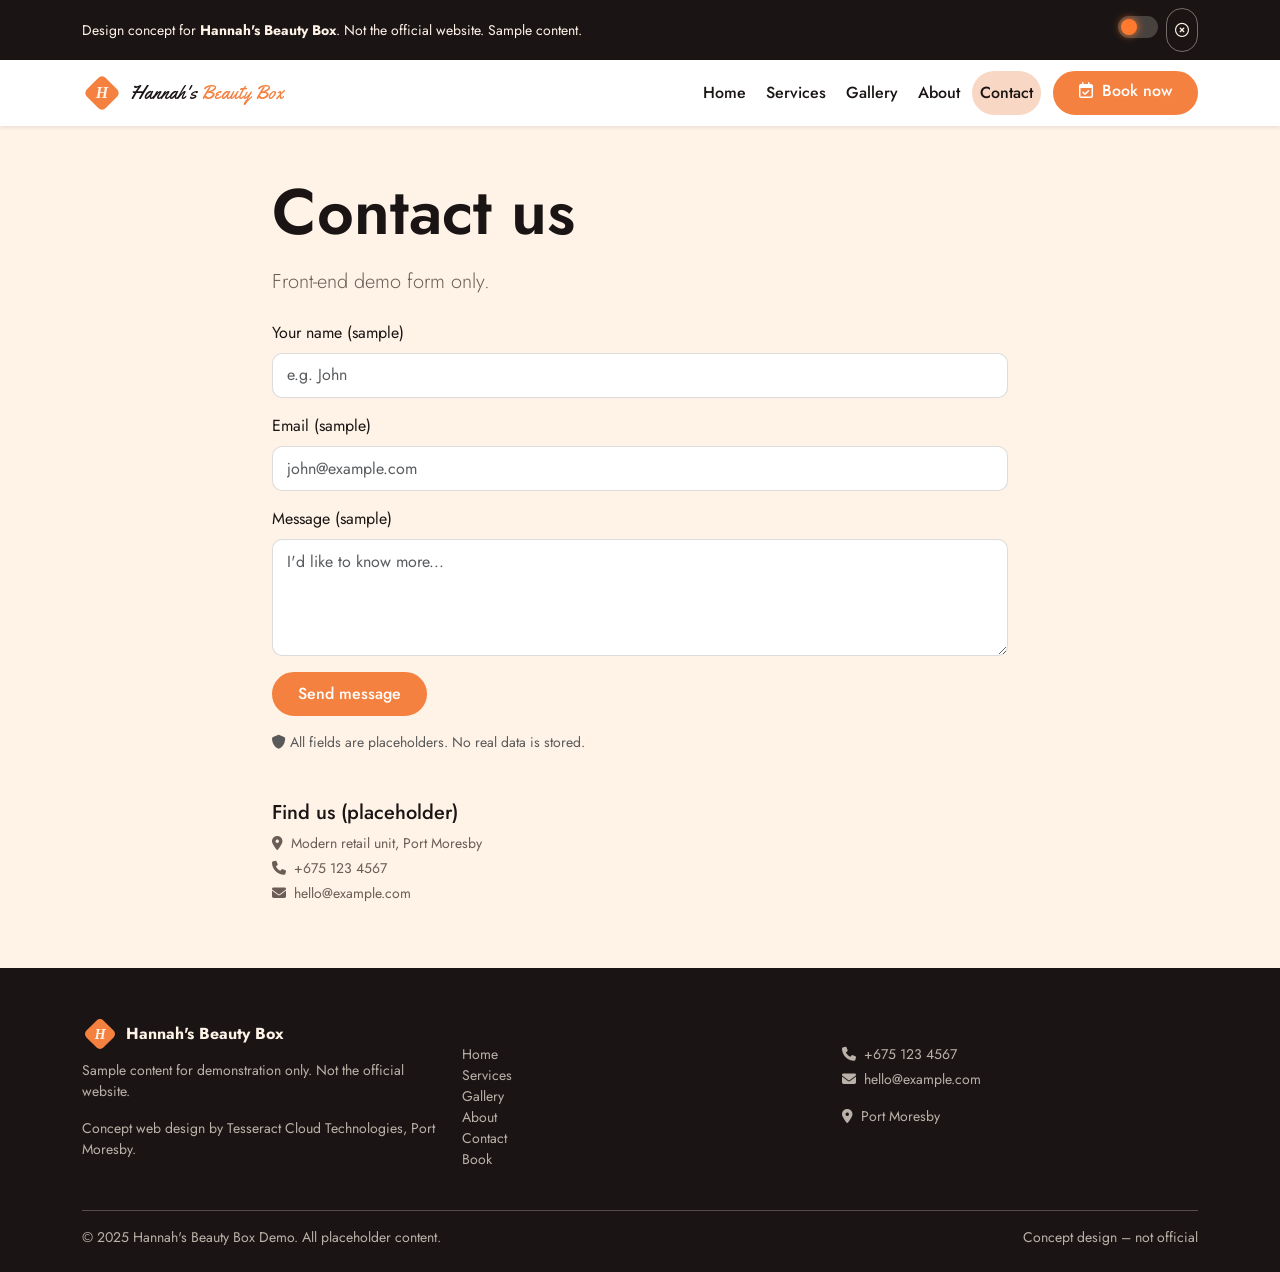
<file: contact.html>
<!-- contact.html -->
<!DOCTYPE html>
<html lang="en">
<head>
  <meta charset="UTF-8">
  <meta name="viewport" content="width=device-width, initial-scale=1.0">
  <title>Contact | Hannah's Beauty Box</title>
  <meta name="description" content="Contact Hannah's Beauty Box. Sample contact form and placeholder details.">
  <meta property="og:title" content="Contact – Hannah's Beauty Box">
  <meta property="og:description" content="Get in touch. Sample form and placeholder address.">
  <meta property="og:type" content="website">
  <meta property="og:url" content="https://example.com/hannahsbeautybox/contact">
  <meta property="og:image" content="https://via.placeholder.com/1200x630?text=Contact">
  <link rel="icon" href="data:image/svg+xml,%3Csvg xmlns='http://www.w3.org/2000/svg' viewBox='0 0 100 100'%3E%3Crect width='100' height='100' rx='18' fill='%23F4813F'/%3E%3Ctext x='50' y='70' font-size='56' text-anchor='middle' fill='%23FFF3E8' font-family='Georgia,serif' font-style='italic' font-weight='bold'%3EH%3C/text%3E%3C/svg%3E">
  <link rel="preconnect" href="https://fonts.googleapis.com">
  <link rel="preconnect" href="https://fonts.gstatic.com" crossorigin>
  <link href="https://fonts.googleapis.com/css2?family=Yellowtail&family=Jost:wght@300;400;500;600;700&display=swap" rel="stylesheet">
  <link href="https://cdn.jsdelivr.net/npm/bootstrap@5.3.3/dist/css/bootstrap.min.css" rel="stylesheet">
  <link rel="stylesheet" href="https://cdnjs.cloudflare.com/ajax/libs/font-awesome/6.5.2/css/all.min.css">
  <link rel="stylesheet" href="style.css">
</head>
<body>
  <a class="skip-link" href="#main">Skip to content</a>

  <div class="demo-bar text-center py-2 px-3" id="demoBar">
    <div class="container d-flex align-items-center justify-content-between flex-wrap gap-2">
      <span class="small mb-0">Design concept for <strong>Hannah's Beauty Box</strong>. Not the official website. Sample content.</span>
      <div class="d-flex gap-2 align-items-center">
        <button class="neon-switch" id="neonSwitch" aria-label="Toggle neon sign and dark mode" aria-pressed="true" title="Toggle neon sign">
          <span class="neon-switch-track"><span class="neon-switch-thumb"></span></span>
        </button>
        <button class="btn btn-sm btn-outline-light rounded-pill" id="dismissDemoBar" aria-label="Dismiss demo bar"><i class="fa-regular fa-circle-xmark"></i></button>
      </div>
    </div>
  </div>

  <nav class="navbar navbar-expand-lg sticky-top shadow-sm" aria-label="Main navigation">
    <div class="container">
      <a class="navbar-brand d-flex align-items-center gap-2" href="index.html">
        <span class="brand-diamond" aria-hidden="true"><svg viewBox="0 0 60 60" width="40" height="40"><rect x="10" y="10" width="40" height="40" rx="8" transform="rotate(45 30 30)" fill="#F4813F"/><text x="30" y="38" font-size="24" text-anchor="middle" fill="#FFF3E8" font-family="Georgia, serif" font-style="italic" font-weight="bold">H</text></svg></span>
        <span class="brand-text">Hannah's <span class="text-orange">Beauty Box</span></span>
      </a>
      <button class="navbar-toggler" type="button" data-bs-toggle="collapse" data-bs-target="#mainNav" aria-controls="mainNav" aria-expanded="false" aria-label="Toggle navigation"><span class="navbar-toggler-icon"></span></button>
      <div class="collapse navbar-collapse" id="mainNav">
        <ul class="navbar-nav ms-auto mb-2 mb-lg-0 gap-lg-1 align-items-lg-center">
          <li class="nav-item"><a class="nav-link" href="index.html">Home</a></li>
          <li class="nav-item"><a class="nav-link" href="services.html">Services</a></li>
          <li class="nav-item"><a class="nav-link" href="gallery.html">Gallery</a></li>
          <li class="nav-item"><a class="nav-link" href="about.html">About</a></li>
          <li class="nav-item"><a class="nav-link active" aria-current="page" href="contact.html">Contact</a></li>
          <li class="nav-item ms-lg-2 mt-2 mt-lg-0"><a class="btn btn-orange rounded-pill px-4" href="book.html"><i class="fa-regular fa-calendar-check me-1"></i> Book now</a></li>
        </ul>
      </div>
    </div>
  </nav>

  <main id="main">
    <section class="py-5 section-cream">
      <div class="container">
        <div class="row justify-content-center">
          <div class="col-lg-8">
            <h1 class="display-3 mb-3">Contact us</h1>
            <p class="lead text-muted-soft mb-4">Front-end demo form only.</p>

            <form id="contactForm" novalidate>
              <div class="mb-3">
                <label for="contactName" class="form-label">Your name (sample)</label>
                <input type="text" class="form-control" id="contactName" placeholder="e.g. John" required>
              </div>
              <div class="mb-3">
                <label for="contactEmail" class="form-label">Email (sample)</label>
                <input type="email" class="form-control" id="contactEmail" placeholder="john@example.com" required>
              </div>
              <div class="mb-3">
                <label for="contactMessage" class="form-label">Message (sample)</label>
                <textarea class="form-control" id="contactMessage" rows="4" placeholder="I'd like to know more..." required></textarea>
              </div>
              <button type="submit" class="btn btn-orange rounded-pill px-4">Send message</button>
            </form>

            <div id="contactSuccess" class="alert alert-success mt-4 d-none" role="alert">
              <i class="fa-regular fa-circle-check me-2"></i> Thank you! Your sample message was received.
              <a id="contactWhatsapp" href="#" target="_blank" rel="noopener" class="btn btn-success btn-sm rounded-pill mt-2 d-block">
                <i class="fa-brands fa-whatsapp me-1"></i> Continue on WhatsApp
              </a>
            </div>
            <p class="small text-muted mt-3"><i class="fa-solid fa-shield"></i> All fields are placeholders. No real data is stored.</p>

            <div class="mt-5">
              <h2 class="h5">Find us (placeholder)</h2>
              <p class="small text-muted-soft mb-1"><i class="fa-solid fa-location-dot me-2"></i>Modern retail unit, Port Moresby</p>
              <p class="small text-muted-soft mb-1"><i class="fa-solid fa-phone me-2"></i>+675 123 4567</p>
              <p class="small text-muted-soft"><i class="fa-solid fa-envelope me-2"></i>hello@example.com</p>
            </div>
          </div>
        </div>
      </div>
    </section>
  </main>

  <footer class="footer section-espresso text-cream pt-5 pb-4">
    <div class="container">
      <div class="row g-4">
        <div class="col-md-4">
          <div class="d-flex align-items-center gap-2 mb-2">
            <svg viewBox="0 0 60 60" width="36" height="36"><rect x="10" y="10" width="40" height="40" rx="8" transform="rotate(45 30 30)" fill="#F4813F"/><text x="30" y="38" font-size="24" text-anchor="middle" fill="#FFF3E8" font-family="Georgia, serif" font-style="italic" font-weight="bold">H</text></svg>
            <span class="fw-bold">Hannah's Beauty Box</span>
          </div>
          <p class="small text-cream-muted">Sample content for demonstration only. Not the official website.</p>
          <p class="small text-cream-muted">Concept web design by Tesseract Cloud Technologies, Port Moresby.</p>
        </div>
        <div class="col-md-4">
          <h6 class="fw-semibold">Quick links</h6>
          <ul class="list-unstyled small">
            <li><a href="index.html" class="text-cream-muted text-decoration-none">Home</a></li>
            <li><a href="services.html" class="text-cream-muted text-decoration-none">Services</a></li>
            <li><a href="gallery.html" class="text-cream-muted text-decoration-none">Gallery</a></li>
            <li><a href="about.html" class="text-cream-muted text-decoration-none">About</a></li>
            <li><a href="contact.html" class="text-cream-muted text-decoration-none">Contact</a></li>
            <li><a href="book.html" class="text-cream-muted text-decoration-none">Book</a></li>
          </ul>
        </div>
        <div class="col-md-4">
          <h6 class="fw-semibold">Contact (placeholder)</h6>
          <p class="small text-cream-muted mb-1"><i class="fa-solid fa-phone me-2"></i>+675 123 4567</p>
          <p class="small text-cream-muted"><i class="fa-solid fa-envelope me-2"></i>hello@example.com</p>
          <p class="small text-cream-muted"><i class="fa-solid fa-location-dot me-2"></i>Port Moresby</p>
        </div>
      </div>
      <hr class="border-cream opacity-25 mt-4">
      <div class="d-flex flex-wrap justify-content-between align-items-center small text-cream-muted">
        <span>© 2025 Hannah's Beauty Box Demo. All placeholder content.</span>
        <span>Concept design – not official</span>
      </div>
    </div>
  </footer>

  <div class="mobile-action-bar d-block d-sm-none fixed-bottom bg-cream border-top shadow-sm py-2">
    <div class="container d-flex justify-content-around">
      <a href="book.html" class="btn btn-orange rounded-pill px-3 py-2" aria-label="Book a service"><i class="fa-regular fa-calendar-check me-1"></i> Book</a>
      <a href="https://wa.me/67512345678?text=Hello%20Hannah%27s%20Beauty%20Box%20demo" class="btn btn-success rounded-pill px-3 py-2" aria-label="WhatsApp us"><i class="fa-brands fa-whatsapp me-1"></i> WhatsApp</a>
    </div>
  </div>

  <script src="https://cdn.jsdelivr.net/npm/bootstrap@5.3.3/dist/js/bootstrap.bundle.min.js"></script>
  <script src="main.js"></script>
</body>
</html>
</file>
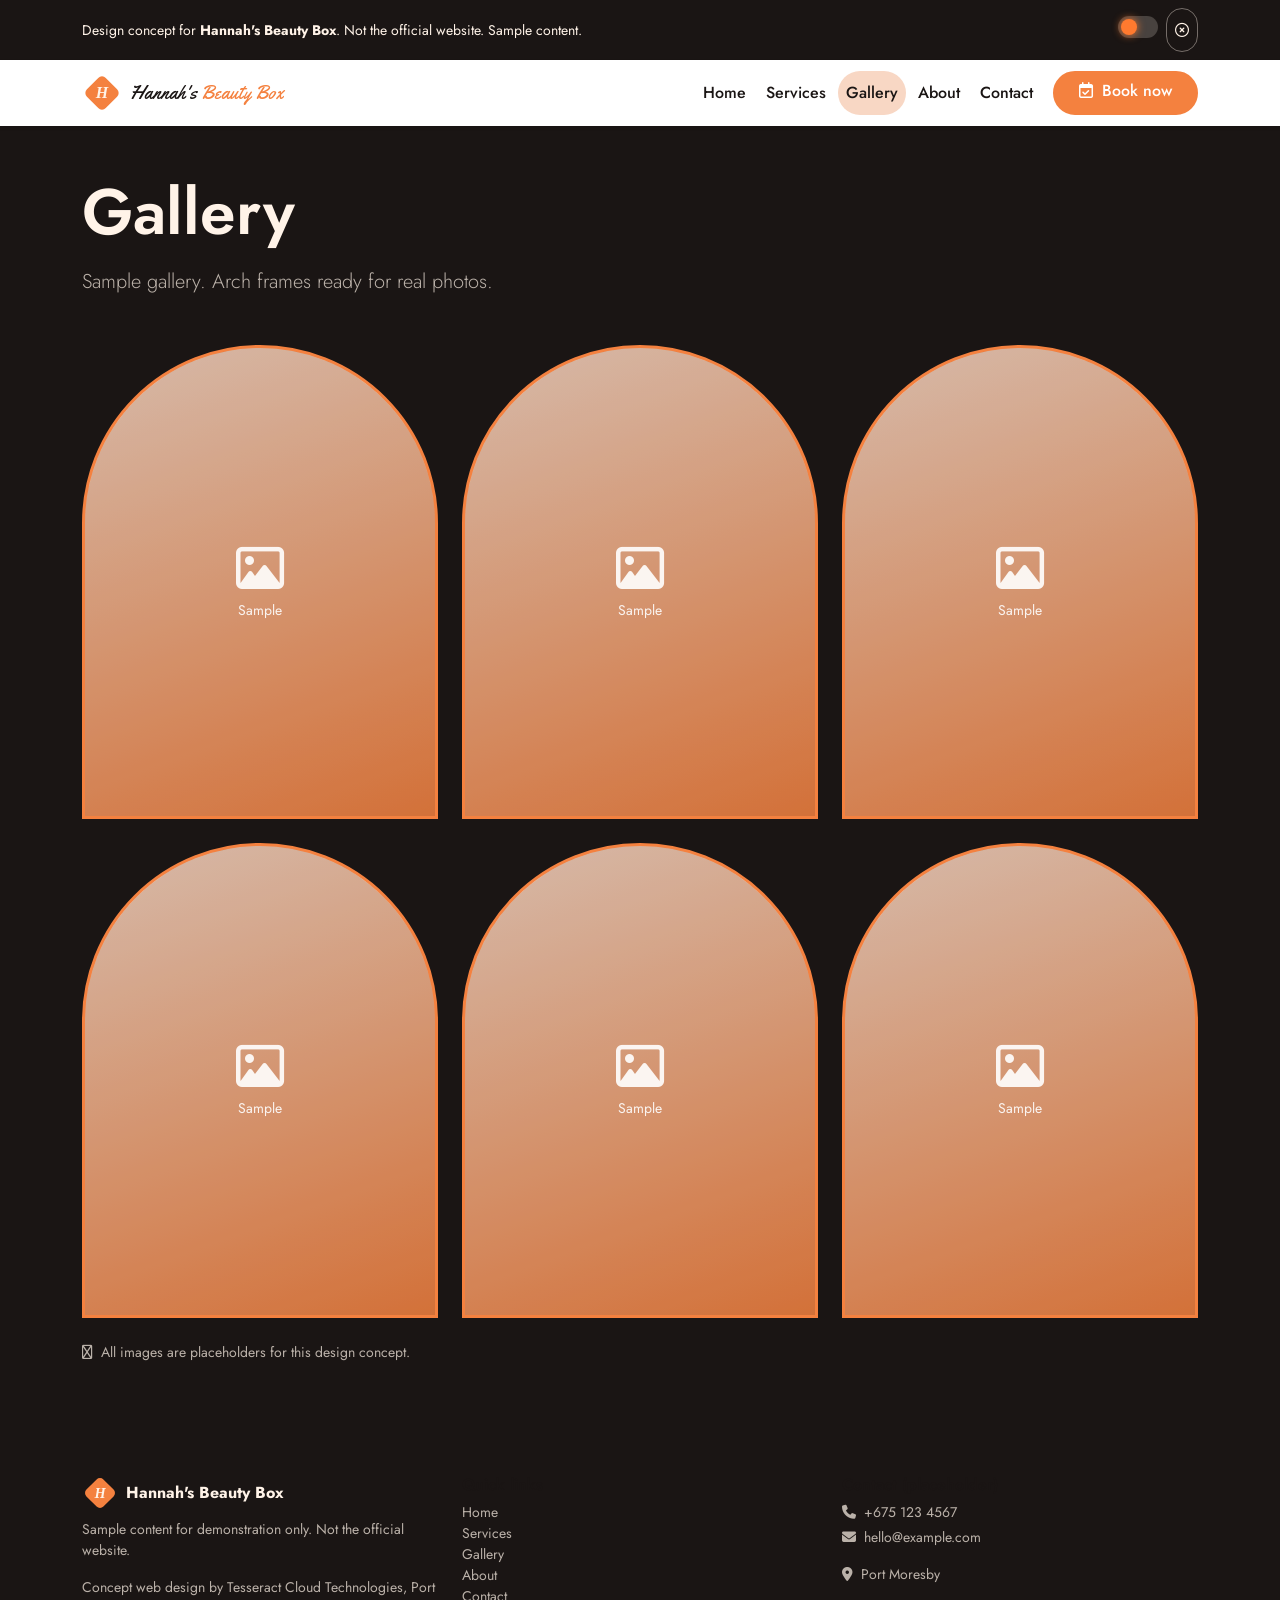
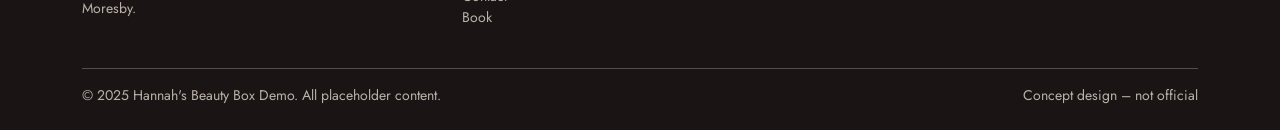
<file: gallery.html>
<!-- gallery.html -->
<!DOCTYPE html>
<html lang="en">
<head>
  <meta charset="UTF-8">
  <meta name="viewport" content="width=device-width, initial-scale=1.0">
  <title>Gallery | Hannah's Beauty Box</title>
  <meta name="description" content="Sample gallery of our boutique space. Placeholder images with arch frames.">
  <meta property="og:title" content="Gallery – Hannah's Beauty Box">
  <meta property="og:description" content="Arch-topped gallery frames. Sample images.">
  <meta property="og:type" content="website">
  <meta property="og:url" content="https://example.com/hannahsbeautybox/gallery">
  <meta property="og:image" content="https://via.placeholder.com/1200x630?text=Gallery">
  <link rel="icon" href="data:image/svg+xml,%3Csvg xmlns='http://www.w3.org/2000/svg' viewBox='0 0 100 100'%3E%3Crect width='100' height='100' rx='18' fill='%23F4813F'/%3E%3Ctext x='50' y='70' font-size='56' text-anchor='middle' fill='%23FFF3E8' font-family='Georgia,serif' font-style='italic' font-weight='bold'%3EH%3C/text%3E%3C/svg%3E">
  <link rel="preconnect" href="https://fonts.googleapis.com">
  <link rel="preconnect" href="https://fonts.gstatic.com" crossorigin>
  <link href="https://fonts.googleapis.com/css2?family=Yellowtail&family=Jost:wght@300;400;500;600;700&display=swap" rel="stylesheet">
  <link href="https://cdn.jsdelivr.net/npm/bootstrap@5.3.3/dist/css/bootstrap.min.css" rel="stylesheet">
  <link rel="stylesheet" href="https://cdnjs.cloudflare.com/ajax/libs/font-awesome/6.5.2/css/all.min.css">
  <link rel="stylesheet" href="style.css">
</head>
<body>
  <a class="skip-link" href="#main">Skip to content</a>

  <div class="demo-bar text-center py-2 px-3" id="demoBar">
    <div class="container d-flex align-items-center justify-content-between flex-wrap gap-2">
      <span class="small mb-0">Design concept for <strong>Hannah's Beauty Box</strong>. Not the official website. Sample content.</span>
      <div class="d-flex gap-2 align-items-center">
        <button class="neon-switch" id="neonSwitch" aria-label="Toggle neon sign and dark mode" aria-pressed="true" title="Toggle neon sign">
          <span class="neon-switch-track"><span class="neon-switch-thumb"></span></span>
        </button>
        <button class="btn btn-sm btn-outline-light rounded-pill" id="dismissDemoBar" aria-label="Dismiss demo bar"><i class="fa-regular fa-circle-xmark"></i></button>
      </div>
    </div>
  </div>

  <nav class="navbar navbar-expand-lg sticky-top shadow-sm" aria-label="Main navigation">
    <div class="container">
      <a class="navbar-brand d-flex align-items-center gap-2" href="index.html">
        <span class="brand-diamond" aria-hidden="true"><svg viewBox="0 0 60 60" width="40" height="40"><rect x="10" y="10" width="40" height="40" rx="8" transform="rotate(45 30 30)" fill="#F4813F"/><text x="30" y="38" font-size="24" text-anchor="middle" fill="#FFF3E8" font-family="Georgia, serif" font-style="italic" font-weight="bold">H</text></svg></span>
        <span class="brand-text">Hannah's <span class="text-orange">Beauty Box</span></span>
      </a>
      <button class="navbar-toggler" type="button" data-bs-toggle="collapse" data-bs-target="#mainNav" aria-controls="mainNav" aria-expanded="false" aria-label="Toggle navigation"><span class="navbar-toggler-icon"></span></button>
      <div class="collapse navbar-collapse" id="mainNav">
        <ul class="navbar-nav ms-auto mb-2 mb-lg-0 gap-lg-1 align-items-lg-center">
          <li class="nav-item"><a class="nav-link" href="index.html">Home</a></li>
          <li class="nav-item"><a class="nav-link" href="services.html">Services</a></li>
          <li class="nav-item"><a class="nav-link active" aria-current="page" href="gallery.html">Gallery</a></li>
          <li class="nav-item"><a class="nav-link" href="about.html">About</a></li>
          <li class="nav-item"><a class="nav-link" href="contact.html">Contact</a></li>
          <li class="nav-item ms-lg-2 mt-2 mt-lg-0"><a class="btn btn-orange rounded-pill px-4" href="book.html"><i class="fa-regular fa-calendar-check me-1"></i> Book now</a></li>
        </ul>
      </div>
    </div>
  </nav>

  <main id="main">
    <section class="py-5 section-espresso">
      <div class="container">
        <h1 class="display-3 text-cream mb-3">Gallery</h1>
        <p class="lead text-cream-muted mb-5">Sample gallery. Arch frames ready for real photos.</p>

        <div class="row g-4 arch-grid">
          <div class="col-6 col-md-4">
            <div class="arch-frame">
              <div class="arch-inner">
                <i class="fa-regular fa-image fa-3x"></i>
                <span class="small">Sample</span>
              </div>
            </div>
          </div>
          <div class="col-6 col-md-4">
            <div class="arch-frame">
              <div class="arch-inner">
                <i class="fa-regular fa-image fa-3x"></i>
                <span class="small">Sample</span>
              </div>
            </div>
          </div>
          <div class="col-6 col-md-4">
            <div class="arch-frame">
              <div class="arch-inner">
                <i class="fa-regular fa-image fa-3x"></i>
                <span class="small">Sample</span>
              </div>
            </div>
          </div>
          <div class="col-6 col-md-4">
            <div class="arch-frame">
              <div class="arch-inner">
                <i class="fa-regular fa-image fa-3x"></i>
                <span class="small">Sample</span>
              </div>
            </div>
          </div>
          <div class="col-6 col-md-4">
            <div class="arch-frame">
              <div class="arch-inner">
                <i class="fa-regular fa-image fa-3x"></i>
                <span class="small">Sample</span>
              </div>
            </div>
          </div>
          <div class="col-6 col-md-4">
            <div class="arch-frame">
              <div class="arch-inner">
                <i class="fa-regular fa-image fa-3x"></i>
                <span class="small">Sample</span>
              </div>
            </div>
          </div>
        </div>
        <p class="small text-cream-muted mt-4"><i class="fa-regular fa-circle-info me-1"></i> All images are placeholders for this design concept.</p>
      </div>
    </section>
  </main>

  <footer class="footer section-espresso text-cream pt-5 pb-4">
    <div class="container">
      <div class="row g-4">
        <div class="col-md-4">
          <div class="d-flex align-items-center gap-2 mb-2">
            <svg viewBox="0 0 60 60" width="36" height="36"><rect x="10" y="10" width="40" height="40" rx="8" transform="rotate(45 30 30)" fill="#F4813F"/><text x="30" y="38" font-size="24" text-anchor="middle" fill="#FFF3E8" font-family="Georgia, serif" font-style="italic" font-weight="bold">H</text></svg>
            <span class="fw-bold">Hannah's Beauty Box</span>
          </div>
          <p class="small text-cream-muted">Sample content for demonstration only. Not the official website.</p>
          <p class="small text-cream-muted">Concept web design by Tesseract Cloud Technologies, Port Moresby.</p>
        </div>
        <div class="col-md-4">
          <h6 class="fw-semibold">Quick links</h6>
          <ul class="list-unstyled small">
            <li><a href="index.html" class="text-cream-muted text-decoration-none">Home</a></li>
            <li><a href="services.html" class="text-cream-muted text-decoration-none">Services</a></li>
            <li><a href="gallery.html" class="text-cream-muted text-decoration-none">Gallery</a></li>
            <li><a href="about.html" class="text-cream-muted text-decoration-none">About</a></li>
            <li><a href="contact.html" class="text-cream-muted text-decoration-none">Contact</a></li>
            <li><a href="book.html" class="text-cream-muted text-decoration-none">Book</a></li>
          </ul>
        </div>
        <div class="col-md-4">
          <h6 class="fw-semibold">Contact (placeholder)</h6>
          <p class="small text-cream-muted mb-1"><i class="fa-solid fa-phone me-2"></i>+675 123 4567</p>
          <p class="small text-cream-muted"><i class="fa-solid fa-envelope me-2"></i>hello@example.com</p>
          <p class="small text-cream-muted"><i class="fa-solid fa-location-dot me-2"></i>Port Moresby</p>
        </div>
      </div>
      <hr class="border-cream opacity-25 mt-4">
      <div class="d-flex flex-wrap justify-content-between align-items-center small text-cream-muted">
        <span>© 2025 Hannah's Beauty Box Demo. All placeholder content.</span>
        <span>Concept design – not official</span>
      </div>
    </div>
  </footer>

  <div class="mobile-action-bar d-block d-sm-none fixed-bottom bg-cream border-top shadow-sm py-2">
    <div class="container d-flex justify-content-around">
      <a href="book.html" class="btn btn-orange rounded-pill px-3 py-2" aria-label="Book a service"><i class="fa-regular fa-calendar-check me-1"></i> Book</a>
      <a href="https://wa.me/67512345678?text=Hello%20Hannah%27s%20Beauty%20Box%20demo" class="btn btn-success rounded-pill px-3 py-2" aria-label="WhatsApp us"><i class="fa-brands fa-whatsapp me-1"></i> WhatsApp</a>
    </div>
  </div>

  <script src="https://cdn.jsdelivr.net/npm/bootstrap@5.3.3/dist/js/bootstrap.bundle.min.js"></script>
  <script src="main.js"></script>
</body>
</html>
</file>
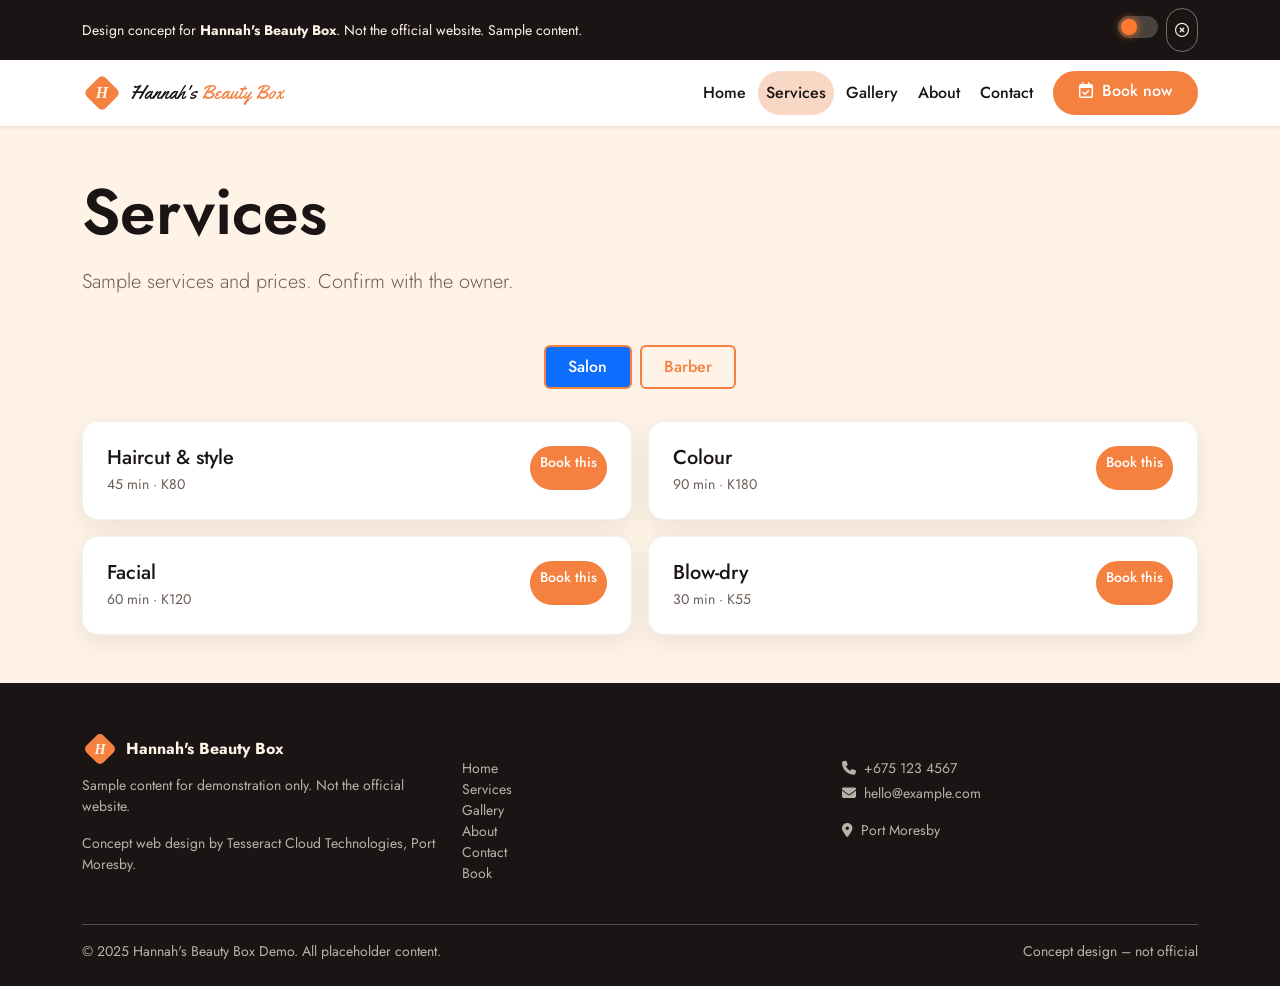
<file: services.html>
<!-- services.html -->
<!DOCTYPE html>
<html lang="en">
<head>
  <meta charset="UTF-8">
  <meta name="viewport" content="width=device-width, initial-scale=1.0">
  <title>Services | Hannah's Beauty Box</title>
  <meta name="description" content="Salon and barber services with sample prices. Book a service at Hannah's Beauty Box.">
  <meta property="og:title" content="Services – Hannah's Beauty Box">
  <meta property="og:description" content="Salon and barber services with duration and sample prices.">
  <meta property="og:type" content="website">
  <meta property="og:url" content="https://example.com/hannahsbeautybox/services">
  <meta property="og:image" content="https://via.placeholder.com/1200x630?text=Services">
  <link rel="icon" href="data:image/svg+xml,%3Csvg xmlns='http://www.w3.org/2000/svg' viewBox='0 0 100 100'%3E%3Crect width='100' height='100' rx='18' fill='%23F4813F'/%3E%3Ctext x='50' y='70' font-size='56' text-anchor='middle' fill='%23FFF3E8' font-family='Georgia,serif' font-style='italic' font-weight='bold'%3EH%3C/text%3E%3C/svg%3E">
  <link rel="preconnect" href="https://fonts.googleapis.com">
  <link rel="preconnect" href="https://fonts.gstatic.com" crossorigin>
  <link href="https://fonts.googleapis.com/css2?family=Yellowtail&family=Jost:wght@300;400;500;600;700&display=swap" rel="stylesheet">
  <link href="https://cdn.jsdelivr.net/npm/bootstrap@5.3.3/dist/css/bootstrap.min.css" rel="stylesheet">
  <link rel="stylesheet" href="https://cdnjs.cloudflare.com/ajax/libs/font-awesome/6.5.2/css/all.min.css">
  <link rel="stylesheet" href="style.css">
</head>
<body>
  <a class="skip-link" href="#main">Skip to content</a>

  <div class="demo-bar text-center py-2 px-3" id="demoBar">
    <div class="container d-flex align-items-center justify-content-between flex-wrap gap-2">
      <span class="small mb-0">Design concept for <strong>Hannah's Beauty Box</strong>. Not the official website. Sample content.</span>
      <div class="d-flex gap-2 align-items-center">
        <button class="neon-switch" id="neonSwitch" aria-label="Toggle neon sign and dark mode" aria-pressed="true" title="Toggle neon sign">
          <span class="neon-switch-track"><span class="neon-switch-thumb"></span></span>
        </button>
        <button class="btn btn-sm btn-outline-light rounded-pill" id="dismissDemoBar" aria-label="Dismiss demo bar"><i class="fa-regular fa-circle-xmark"></i></button>
      </div>
    </div>
  </div>

  <nav class="navbar navbar-expand-lg sticky-top shadow-sm" aria-label="Main navigation">
    <div class="container">
      <a class="navbar-brand d-flex align-items-center gap-2" href="index.html">
        <span class="brand-diamond" aria-hidden="true"><svg viewBox="0 0 60 60" width="40" height="40"><rect x="10" y="10" width="40" height="40" rx="8" transform="rotate(45 30 30)" fill="#F4813F"/><text x="30" y="38" font-size="24" text-anchor="middle" fill="#FFF3E8" font-family="Georgia, serif" font-style="italic" font-weight="bold">H</text></svg></span>
        <span class="brand-text">Hannah's <span class="text-orange">Beauty Box</span></span>
      </a>
      <button class="navbar-toggler" type="button" data-bs-toggle="collapse" data-bs-target="#mainNav" aria-controls="mainNav" aria-expanded="false" aria-label="Toggle navigation"><span class="navbar-toggler-icon"></span></button>
      <div class="collapse navbar-collapse" id="mainNav">
        <ul class="navbar-nav ms-auto mb-2 mb-lg-0 gap-lg-1 align-items-lg-center">
          <li class="nav-item"><a class="nav-link" href="index.html">Home</a></li>
          <li class="nav-item"><a class="nav-link active" aria-current="page" href="services.html">Services</a></li>
          <li class="nav-item"><a class="nav-link" href="gallery.html">Gallery</a></li>
          <li class="nav-item"><a class="nav-link" href="about.html">About</a></li>
          <li class="nav-item"><a class="nav-link" href="contact.html">Contact</a></li>
          <li class="nav-item ms-lg-2 mt-2 mt-lg-0"><a class="btn btn-orange rounded-pill px-4" href="book.html"><i class="fa-regular fa-calendar-check me-1"></i> Book now</a></li>
        </ul>
      </div>
    </div>
  </nav>

  <main id="main">
    <section class="py-5 section-cream">
      <div class="container">
        <h1 class="display-3 mb-3">Services</h1>
        <p class="lead text-muted-soft mb-5">Sample services and prices. Confirm with the owner.</p>

        <!-- Tabs -->
        <ul class="nav nav-pills justify-content-center gap-2 mb-4 tabs-scroll-wrap" role="tablist">
          <li class="nav-item" role="presentation">
            <button class="nav-link active btn-pill" data-bs-toggle="pill" data-bs-target="#tabSalon" type="button" role="tab" aria-selected="true">Salon</button>
          </li>
          <li class="nav-item" role="presentation">
            <button class="nav-link btn-pill" data-bs-toggle="pill" data-bs-target="#tabBarber" type="button" role="tab" aria-selected="false">Barber</button>
          </li>
        </ul>

        <div class="tab-content">
          <div class="tab-pane fade show active" id="tabSalon" role="tabpanel">
            <div class="row g-3">
              <div class="col-md-6">
                <div class="service-list-card p-4 h-100">
                  <div class="d-flex justify-content-between align-items-start">
                    <div>
                      <h2 class="h5 mb-1">Haircut & style</h2>
                      <p class="small text-muted-soft mb-0">45 min · K80</p>
                    </div>
                    <a href="book.html?service=Haircut%20%26%20style" class="btn btn-sm btn-orange rounded-pill">Book this</a>
                  </div>
                </div>
              </div>
              <div class="col-md-6">
                <div class="service-list-card p-4 h-100">
                  <div class="d-flex justify-content-between align-items-start">
                    <div>
                      <h2 class="h5 mb-1">Colour</h2>
                      <p class="small text-muted-soft mb-0">90 min · K180</p>
                    </div>
                    <a href="book.html?service=Colour" class="btn btn-sm btn-orange rounded-pill">Book this</a>
                  </div>
                </div>
              </div>
              <div class="col-md-6">
                <div class="service-list-card p-4 h-100">
                  <div class="d-flex justify-content-between align-items-start">
                    <div>
                      <h2 class="h5 mb-1">Facial</h2>
                      <p class="small text-muted-soft mb-0">60 min · K120</p>
                    </div>
                    <a href="book.html?service=Facial" class="btn btn-sm btn-orange rounded-pill">Book this</a>
                  </div>
                </div>
              </div>
              <div class="col-md-6">
                <div class="service-list-card p-4 h-100">
                  <div class="d-flex justify-content-between align-items-start">
                    <div>
                      <h2 class="h5 mb-1">Blow-dry</h2>
                      <p class="small text-muted-soft mb-0">30 min · K55</p>
                    </div>
                    <a href="book.html?service=Blow-dry" class="btn btn-sm btn-orange rounded-pill">Book this</a>
                  </div>
                </div>
              </div>
            </div>
          </div>
          <div class="tab-pane fade" id="tabBarber" role="tabpanel">
            <div class="row g-3">
              <div class="col-md-6">
                <div class="service-list-card p-4 h-100">
                  <div class="d-flex justify-content-between align-items-start">
                    <div>
                      <h2 class="h5 mb-1">Barber cut</h2>
                      <p class="small text-muted-soft mb-0">30 min · K50</p>
                    </div>
                    <a href="book.html?service=Barber%20cut" class="btn btn-sm btn-orange rounded-pill">Book this</a>
                  </div>
                </div>
              </div>
              <div class="col-md-6">
                <div class="service-list-card p-4 h-100">
                  <div class="d-flex justify-content-between align-items-start">
                    <div>
                      <h2 class="h5 mb-1">Beard trim</h2>
                      <p class="small text-muted-soft mb-0">20 min · K35</p>
                    </div>
                    <a href="book.html?service=Beard%20trim" class="btn btn-sm btn-orange rounded-pill">Book this</a>
                  </div>
                </div>
              </div>
              <div class="col-md-6">
                <div class="service-list-card p-4 h-100">
                  <div class="d-flex justify-content-between align-items-start">
                    <div>
                      <h2 class="h5 mb-1">Hot towel shave</h2>
                      <p class="small text-muted-soft mb-0">30 min · K60</p>
                    </div>
                    <a href="book.html?service=Hot%20towel%20shave" class="btn btn-sm btn-orange rounded-pill">Book this</a>
                  </div>
                </div>
              </div>
              <div class="col-md-6">
                <div class="service-list-card p-4 h-100">
                  <div class="d-flex justify-content-between align-items-start">
                    <div>
                      <h2 class="h5 mb-1">Buzz cut</h2>
                      <p class="small text-muted-soft mb-0">20 min · K40</p>
                    </div>
                    <a href="book.html?service=Buzz%20cut" class="btn btn-sm btn-orange rounded-pill">Book this</a>
                  </div>
                </div>
              </div>
            </div>
          </div>
        </div>
      </div>
    </section>
  </main>

  <footer class="footer section-espresso text-cream pt-5 pb-4">
    <div class="container">
      <div class="row g-4">
        <div class="col-md-4">
          <div class="d-flex align-items-center gap-2 mb-2">
            <svg viewBox="0 0 60 60" width="36" height="36"><rect x="10" y="10" width="40" height="40" rx="8" transform="rotate(45 30 30)" fill="#F4813F"/><text x="30" y="38" font-size="24" text-anchor="middle" fill="#FFF3E8" font-family="Georgia, serif" font-style="italic" font-weight="bold">H</text></svg>
            <span class="fw-bold">Hannah's Beauty Box</span>
          </div>
          <p class="small text-cream-muted">Sample content for demonstration only. Not the official website.</p>
          <p class="small text-cream-muted">Concept web design by Tesseract Cloud Technologies, Port Moresby.</p>
        </div>
        <div class="col-md-4">
          <h6 class="fw-semibold">Quick links</h6>
          <ul class="list-unstyled small">
            <li><a href="index.html" class="text-cream-muted text-decoration-none">Home</a></li>
            <li><a href="services.html" class="text-cream-muted text-decoration-none">Services</a></li>
            <li><a href="gallery.html" class="text-cream-muted text-decoration-none">Gallery</a></li>
            <li><a href="about.html" class="text-cream-muted text-decoration-none">About</a></li>
            <li><a href="contact.html" class="text-cream-muted text-decoration-none">Contact</a></li>
            <li><a href="book.html" class="text-cream-muted text-decoration-none">Book</a></li>
          </ul>
        </div>
        <div class="col-md-4">
          <h6 class="fw-semibold">Contact (placeholder)</h6>
          <p class="small text-cream-muted mb-1"><i class="fa-solid fa-phone me-2"></i>+675 123 4567</p>
          <p class="small text-cream-muted"><i class="fa-solid fa-envelope me-2"></i>hello@example.com</p>
          <p class="small text-cream-muted"><i class="fa-solid fa-location-dot me-2"></i>Port Moresby</p>
        </div>
      </div>
      <hr class="border-cream opacity-25 mt-4">
      <div class="d-flex flex-wrap justify-content-between align-items-center small text-cream-muted">
        <span>© 2025 Hannah's Beauty Box Demo. All placeholder content.</span>
        <span>Concept design – not official</span>
      </div>
    </div>
  </footer>

  <div class="mobile-action-bar d-block d-sm-none fixed-bottom bg-cream border-top shadow-sm py-2">
    <div class="container d-flex justify-content-around">
      <a href="book.html" class="btn btn-orange rounded-pill px-3 py-2" aria-label="Book a service"><i class="fa-regular fa-calendar-check me-1"></i> Book</a>
      <a href="https://wa.me/67512345678?text=Hello%20Hannah%27s%20Beauty%20Box%20demo" class="btn btn-success rounded-pill px-3 py-2" aria-label="WhatsApp us"><i class="fa-brands fa-whatsapp me-1"></i> WhatsApp</a>
    </div>
  </div>

  <script src="https://cdn.jsdelivr.net/npm/bootstrap@5.3.3/dist/js/bootstrap.bundle.min.js"></script>
  <script src="main.js"></script>
</body>
</html>
</file>
<file: style.css>
/* style.css */
:root {
  --orange: #F4813F;
  --neon: #FF7A2F;
  --espresso: #1A1514;
  --cream: #FFF3E8;
  --blush: #F8D7C4;
  --white: #FFFFFF;
  --text-dark: #1A1514;
  --text-muted: #6B5C55;
  --shadow-soft: 0 8px 24px rgba(26,21,20,0.08);
  --radius: 16px;
}

*, *::before, *::after { box-sizing: border-box; }
html, body { overflow-x: clip; }

body {
  font-family: 'Jost', system-ui, sans-serif;
  background: var(--cream);
  color: var(--text-dark);
  margin: 0;
  padding-bottom: 70px;
  font-size: 16px;
  transition: background 0.3s ease, color 0.3s ease;
}
@media (min-width: 576px) { body { padding-bottom: 0; } }

h1, h2, h3, h4, h5, h6, .display-3, .display-4, .display-5 {
  font-family: 'Jost', system-ui, sans-serif;
  font-weight: 600;
  color: var(--espresso);
}

.script-accent, .script {
  font-family: 'Yellowtail', cursive;
  font-weight: 400;
  color: var(--orange);
}

img, svg, video { max-width: 100%; height: auto; }
.row > *, .d-flex > *, .col, [class*="col-"] { min-width: 0; }

a { color: var(--orange); }
a:hover { color: #d4661f; }

.text-orange { color: var(--orange) !important; }
.text-cream { color: var(--cream) !important; }
.text-cream-muted { color: rgba(255,243,232,0.7) !important; }
.text-muted-soft { color: var(--text-muted) !important; }
.bg-cream { background-color: var(--cream) !important; }
.section-cream { background: var(--cream); }
.section-espresso { background: var(--espresso); }
.border-cream { border-color: var(--cream) !important; }

.skip-link {
  position: absolute; top: -100px; left: 0;
  background: var(--orange); color: var(--white);
  padding: 12px 24px; z-index: 2000;
  text-decoration: none; border-radius: 0 0 8px 0;
  font-weight: 700;
}
.skip-link:focus { top: 0; }

/* Demo bar */
.demo-bar { background: var(--espresso); color: var(--cream); }
.demo-bar .btn-outline-light { border-color: rgba(255,243,232,0.4); color: var(--cream); }

/* Neon switch */
.neon-switch { background: none; border: none; padding: 0; cursor: pointer; }
.neon-switch-track {
  display: inline-block; width: 40px; height: 22px;
  background: rgba(255,243,232,0.2); border-radius: 20px;
  position: relative; transition: background 0.25s ease;
}
.neon-switch-thumb {
  position: absolute; top: 3px; left: 3px;
  width: 16px; height: 16px; border-radius: 50%;
  background: var(--neon);
  box-shadow: 0 0 8px var(--neon);
  transition: transform 0.25s ease;
}
.neon-switch[aria-pressed="false"] .neon-switch-track { background: rgba(0,0,0,0.15); }
.neon-switch[aria-pressed="false"] .neon-switch-thumb { transform: translateX(18px); background: #8a8a8a; box-shadow: none; }

/* Navbar */
.navbar { background: var(--white); transition: background 0.3s ease; }
.navbar-brand .brand-text { font-family: 'Yellowtail', cursive; font-size: 1.2rem; color: var(--espresso); }
.navbar .nav-link { font-weight: 500; padding: 0.6rem 0.75rem; border-radius: 40px; color: var(--text-dark); }
.navbar .nav-link.active { background: var(--blush); color: var(--espresso) !important; }
.navbar .nav-link:hover { color: var(--orange); }

/* Buttons */
.btn { font-weight: 500; min-height: 44px; border-radius: 40px; transition: transform .18s ease, box-shadow .18s ease, background .18s ease; }
.btn-orange { background: var(--orange); color: var(--white); border: 2px solid var(--orange); }
.btn-orange:hover, .btn-orange:focus { background: #d4661f; border-color: #d4661f; color: var(--white); transform: translateY(-2px); box-shadow: 0 6px 18px rgba(244,129,63,0.4); }
.btn-outline-orange { background: transparent; color: var(--orange); border: 2px solid var(--orange); }
.btn-outline-orange:hover, .btn-outline-orange:focus { background: var(--orange); color: var(--white); }
.btn-outline-dark { background: transparent; color: var(--espresso); border: 2px solid var(--espresso); }
.btn-outline-dark:hover, .btn-outline-dark:focus { background: var(--espresso); color: var(--cream); }
.btn-outline-cream { background: transparent; color: var(--cream); border: 2px solid var(--cream); }
.btn-outline-cream:hover, .btn-outline-cream:focus { background: var(--cream); color: var(--espresso); }
.btn-pill { background: transparent; border: 2px solid var(--orange); color: var(--orange); border-radius: 40px; padding: 0.5rem 1.4rem; font-weight: 500; }
.btn-pill.active, .btn-pill:hover { background: var(--orange); color: var(--white); border-color: var(--orange); }

/* Hero */
.hero { background: var(--cream); position: relative; overflow: hidden; }
.neon-sign-wrap { position: absolute; top: 40px; right: 5%; z-index: 2; }
.neon-sign {
  font-family: 'Yellowtail', cursive;
  font-size: clamp(2rem, 6vw, 4rem);
  color: var(--neon);
  text-shadow: 0 0 8px var(--neon), 0 0 20px var(--neon), 0 0 40px var(--neon);
  opacity: 0;
  animation: neonFlicker 1.8s ease forwards;
}
@keyframes neonFlicker {
  0% { opacity: 0; }
  10% { opacity: 1; }
  15% { opacity: 0.2; }
  20% { opacity: 1; }
  25% { opacity: 0.4; }
  30% { opacity: 1; }
  100% { opacity: 1; }
}
.neon-sign.off { opacity: 0.15; text-shadow: none; animation: none; }

.badge-soft {
  display: inline-block;
  background: var(--blush); color: var(--espresso);
  padding: 0.4rem 1rem; border-radius: 40px;
  font-weight: 500; font-size: 0.85rem;
}

.diamond-stage { display: flex; justify-content: center; align-items: center; padding: 2rem; }
.diamond-tile { width: min(280px, 70vw); animation: diamondPop 0.9s cubic-bezier(.2,.7,.2,1) forwards; transform: scale(0) rotate(-30deg); }
@keyframes diamondPop {
  0% { transform: scale(0) rotate(-30deg); }
  70% { transform: scale(1.05) rotate(5deg); }
  100% { transform: scale(1) rotate(0); }
}

.speckle-texture {
  position: absolute; inset: 0; pointer-events: none; opacity: 0.04;
  background-image:
    radial-gradient(circle at 20% 30%, var(--espresso) 1px, transparent 1px),
    radial-gradient(circle at 70% 60%, var(--espresso) 1px, transparent 1px),
    radial-gradient(circle at 40% 80%, var(--espresso) 1px, transparent 1px);
  background-size: 60px 60px, 80px 80px, 100px 100px;
}

/* Service cards */
.service-card, .service-list-card, .value-card, .summary-card {
  background: var(--white);
  border: 1px solid rgba(26,21,20,0.06);
  border-radius: var(--radius);
  box-shadow: var(--shadow-soft);
  transition: transform .25s ease, box-shadow .25s ease;
}
.service-card:hover, .service-list-card:hover { transform: translateY(-3px); box-shadow: 0 12px 32px rgba(244,129,63,0.18); }
.service-icon {
  display: inline-flex; align-items: center; justify-content: center;
  width: 48px; height: 48px; border-radius: 12px;
  background: var(--blush); color: var(--orange); font-size: 1.4rem;
}

/* Arch gallery */
.arch-grid { align-items: end; }
.arch-frame {
  border-radius: 999px 999px 0 0;
  overflow: hidden;
  background: linear-gradient(160deg, var(--blush), var(--orange));
  aspect-ratio: 3 / 4;
  border: 3px solid var(--orange);
  transition: transform .3s ease, box-shadow .3s ease;
}
.arch-frame:hover { transform: translateY(-4px); box-shadow: 0 12px 32px rgba(244,129,63,0.3); }
.arch-inner {
  width: 100%; height: 100%;
  display: flex; flex-direction: column; align-items: center; justify-content: center;
  color: rgba(255,255,255,0.9); gap: 0.5rem;
  background: rgba(26,21,20,0.15);
}

/* Service list */
.service-check { background: var(--white); border: 1px solid rgba(26,21,20,0.08); }
.service-check .form-check-input:checked { background-color: var(--orange); border-color: var(--orange); }

/* Time chips */
.time-chip {
  background: var(--white); border: 2px solid var(--orange);
  color: var(--espresso); border-radius: 40px;
  padding: 0.5rem 1rem; font-weight: 500; min-height: 44px;
}
.time-chip.selected, .time-chip:hover { background: var(--orange); color: var(--white); border-color: var(--orange); }

/* Summary */
.summary-card { background: var(--blush); border: 1px solid rgba(244,129,63,0.3); }

/* Form controls */
.form-control, .form-select {
  background: var(--white); border: 1px solid rgba(26,21,20,0.15);
  color: var(--text-dark); border-radius: 10px; padding: 0.6rem 0.9rem;
}
.form-control:focus, .form-select:focus {
  background: var(--white); border-color: var(--orange); color: var(--text-dark);
  box-shadow: 0 0 0 3px rgba(244,129,63,0.2);
}

/* Mobile action bar */
.mobile-action-bar { z-index: 1050; }
.mobile-action-bar .btn-success { background: #25D366; border-color: #25D366; color: #fff; }

/* Focus */
:focus-visible { outline: 3px solid var(--orange); outline-offset: 2px; }

/* Dark mode (neon switch off) */
body.dark-mode {
  background: var(--espresso);
  color: var(--cream);
}
body.dark-mode h1, body.dark-mode h2, body.dark-mode h3, body.dark-mode h4, body.dark-mode h5, body.dark-mode h6 { color: var(--cream); }
body.dark-mode .navbar { background: var(--espresso); }
body.dark-mode .navbar .nav-link { color: var(--cream); }
body.dark-mode .navbar .nav-link.active { background: rgba(244,129,63,0.2); color: var(--orange) !important; }
body.dark-mode .navbar-brand .brand-text { color: var(--cream); }
body.dark-mode .section-cream { background: var(--espresso); }
body.dark-mode .service-card, body.dark-mode .service-list-card, body.dark-mode .value-card {
  background: #241e1c; border-color: rgba(255,243,232,0.08); color: var(--cream);
}
body.dark-mode .service-card h3, body.dark-mode .service-list-card h2 { color: var(--cream); }
body.dark-mode .text-muted-soft { color: rgba(255,243,232,0.6) !important; }
body.dark-mode .form-control, body.dark-mode .form-select {
  background: #241e1c; border-color: rgba(255,243,232,0.2); color: var(--cream);
}
body.dark-mode .form-control::placeholder { color: rgba(255,243,232,0.4); }
body.dark-mode .summary-card { background: #2a2320; border-color: rgba(244,129,63,0.3); }
body.dark-mode .btn-outline-dark { color: var(--cream); border-color: var(--cream); }
body.dark-mode .btn-outline-dark:hover { background: var(--cream); color: var(--espresso); }
body.dark-mode .neon-sign.off { opacity: 0.05; }
body.dark-mode .service-check { background: #241e1c; border-color: rgba(255,243,232,0.1); }
body.dark-mode .time-chip { background: #241e1c; color: var(--cream); }
body.dark-mode .time-chip.selected { background: var(--orange); color: var(--white); }

/* Reduced motion */
@media (prefers-reduced-motion: reduce) {
  *, *::before, *::after { animation-duration: 0.01ms !important; animation-iteration-count: 1 !important; transition-duration: 0.01ms !important; }
  .neon-sign { animation: none; opacity: 1; }
  .diamond-tile { animation: none; transform: none; }
}

/* Long words */
p, h1, h2, h3, h4, h5, h6, a, .btn { overflow-wrap: anywhere; }

/* Container safety */
.container-fluid { padding-left: max(12px, env(safe-area-inset-left)); padding-right: max(12px, env(safe-area-inset-right)); }

/* Tabs scroll on mobile */
.tabs-scroll-wrap { flex-wrap: nowrap; overflow-x: auto; padding-bottom: 0.5rem; -webkit-overflow-scrolling: touch; }
.tabs-scroll-wrap .nav-item { flex-shrink: 0; }

/* Arch grid two columns on mobile */
@media (max-width: 575.98px) {
  .arch-grid .col-6 { flex: 0 0 auto; width: 50%; }
}
</file>
